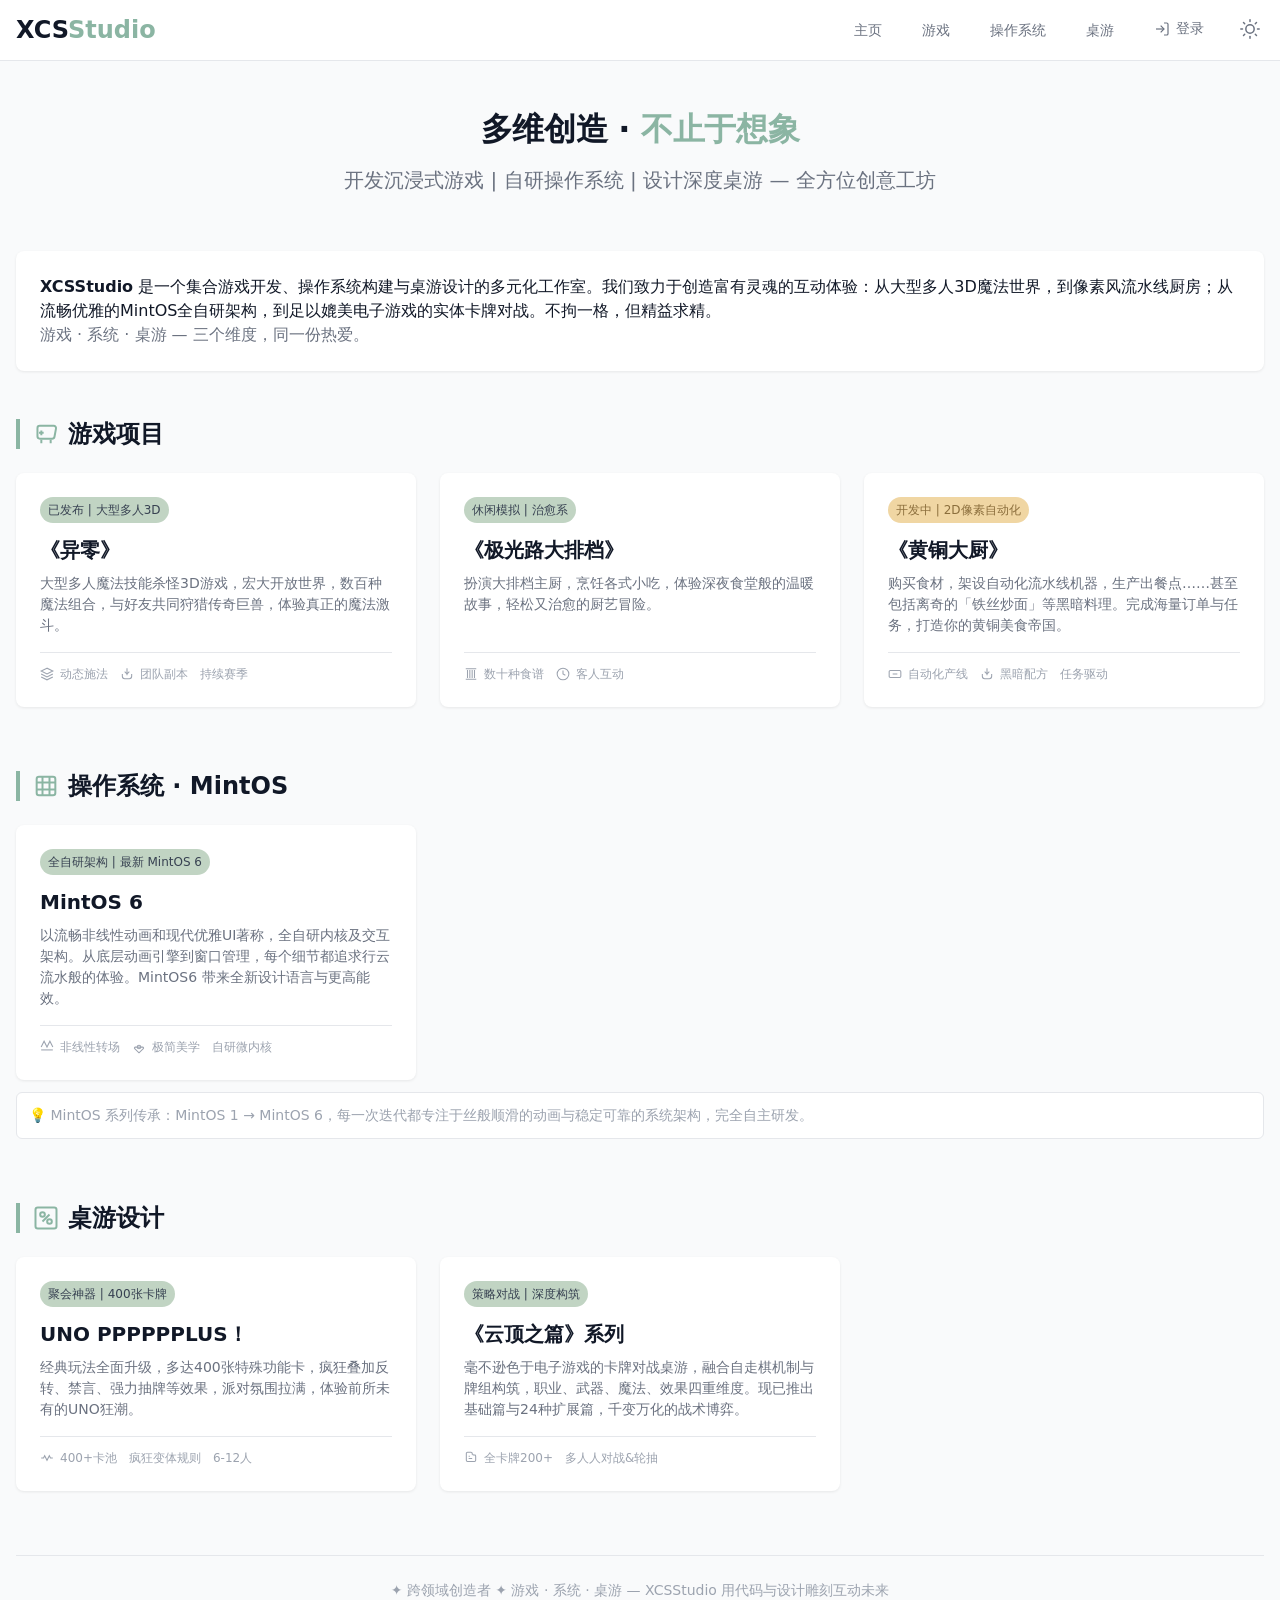
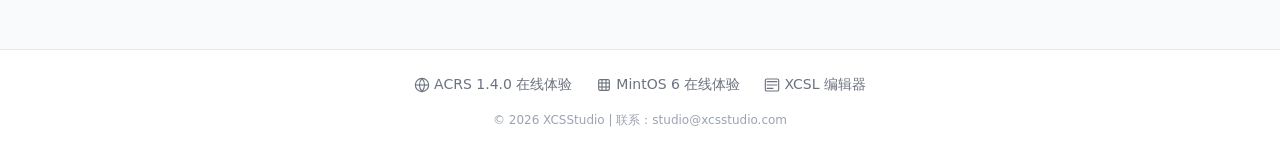
<file: index.html>
<!DOCTYPE html>
<html lang="zh-CN">
<head>
    <meta charset="UTF-8">
    <meta name="viewport" content="width=device-width, initial-scale=1.0, viewport-fit=cover, user-scalable=yes">
    <meta name="description" content="XCSStudio - 游戏开发、操作系统构建与桌游设计的多元化创意工坊">
    <title>XCSStudio | 游戏·操作系统·桌游 创新工坊</title>
    <link rel="stylesheet" href="style.css">
</head>
<body>
    <nav class="navbar">
        <div class="container nav-container">
            <div class="logo">XCS<span>Studio</span></div>
            <ul class="nav-links">
                <li><a href="#home">主页</a></li>
                <li><a href="#games">游戏</a></li>
                <li><a href="#os">操作系统</a></li>
                <li><a href="#boardgames">桌游</a></li>
                <li>
                    <button class="login-btn" id="loginBtn" aria-label="账户">
                        <svg viewBox="0 0 24 24" fill="none" stroke="currentColor" stroke-width="1.8">
                            <path d="M15 3h4a2 2 0 0 1 2 2v14a2 2 0 0 1-2 2h-4"/>
                            <polyline points="10 17 15 12 10 7"/>
                            <line x1="15" y1="12" x2="3" y2="12"/>
                        </svg>
                        <span class="login-text">登录</span>
                    </button>
                </li>
                <li>
                    <button class="theme-toggle" id="themeToggle" aria-label="主题切换">
                        <svg class="sun-icon" viewBox="0 0 24 24" fill="none" stroke="currentColor" stroke-width="1.8" stroke-linecap="round" stroke-linejoin="round">
                            <circle cx="12" cy="12" r="5"></circle>
                            <line x1="12" y1="1" x2="12" y2="3"></line>
                            <line x1="12" y1="21" x2="12" y2="23"></line>
                            <line x1="4.22" y1="4.22" x2="5.64" y2="5.64"></line>
                            <line x1="18.36" y1="18.36" x2="19.78" y2="19.78"></line>
                            <line x1="1" y1="12" x2="3" y2="12"></line>
                            <line x1="21" y1="12" x2="23" y2="12"></line>
                            <line x1="4.22" y1="19.78" x2="5.64" y2="18.36"></line>
                            <line x1="18.36" y1="5.64" x2="19.78" y2="4.22"></line>
                        </svg>
                        <svg class="moon-icon" viewBox="0 0 24 24" fill="none" stroke="currentColor" stroke-width="1.8" stroke-linecap="round" stroke-linejoin="round" style="display:none;">
                            <path d="M21 12.79A9 9 0 1 1 11.21 3 7 7 0 0 0 21 12.79z"></path>
                        </svg>
                    </button>
                </li>
            </ul>
        </div>
    </nav>

    <main>
        <section id="home" class="hero container">
            <h1 class="hero-title">多维创造 · <span class="highlight">不止于想象</span></h1>
            <div class="hero-description">
                开发沉浸式游戏 | 自研操作系统 | 设计深度桌游 — 全方位创意工坊
            </div>
        </section>

        <div class="container">
            <div class="studio-card">
                <p><strong>XCSStudio</strong> 是一个集合游戏开发、操作系统构建与桌游设计的多元化工作室。我们致力于创造富有灵魂的互动体验：从大型多人3D魔法世界，到像素风流水线厨房；从流畅优雅的MintOS全自研架构，到足以媲美电子游戏的实体卡牌对战。不拘一格，但精益求精。</p>
                <p style="margin-bottom:0; color: var(--text-secondary);">游戏 · 系统 · 桌游 — 三个维度，同一份热爱。</p>
            </div>

            <!-- 游戏项目 -->
            <section id="games" class="section">
                <h2>
                    <svg class="section-icon" viewBox="0 0 24 24" fill="none" stroke="currentColor" stroke-width="1.8">
                        <path d="M6 11h4M8 9v4M15 12h.01M18 10h.01M17.32 5H6.68a2 2 0 0 0-2 2v7a2 2 0 0 0 2 2h10.64a2 2 0 0 0 1.96-1.61l1.28-7a2 2 0 0 0-1.96-2.39z"/>
                        <path d="M8 17v3M16 17v3"/>
                    </svg>
                    游戏项目
                </h2>
                <div class="cards-grid">
                    <div class="project-card">
                        <div class="card-badge">已发布 | 大型多人3D</div>
                        <div class="project-title">《异零》</div>
                        <div class="project-desc">大型多人魔法技能杀怪3D游戏，宏大开放世界，数百种魔法组合，与好友共同狩猎传奇巨兽，体验真正的魔法激斗。</div>
                        <div class="project-meta">
                            <span class="meta-item"><svg class="meta-icon" viewBox="0 0 24 24" fill="none" stroke="currentColor"><path d="M12 2L2 7l10 5 10-5-10-5zM2 17l10 5 10-5M2 12l10 5 10-5"/></svg>动态施法</span>
                            <span class="meta-item"><svg class="meta-icon" viewBox="0 0 24 24" fill="none" stroke="currentColor"><path d="M20 12v4a4 4 0 0 1-4 4H8a4 4 0 0 1-4-4v-4M12 2v12M8 8l4 4 4-4"/></svg>团队副本</span>
                            <span class="meta-item">持续赛季</span>
                        </div>
                    </div>
                    <div class="project-card">
                        <div class="card-badge">休闲模拟 | 治愈系</div>
                        <div class="project-title">《极光路大排档》</div>
                        <div class="project-desc">扮演大排档主厨，烹饪各式小吃，体验深夜食堂般的温暖故事，轻松又治愈的厨艺冒险。</div>
                        <div class="project-meta">
                            <span class="meta-item"><svg class="meta-icon" viewBox="0 0 24 24" fill="none" stroke="currentColor"><path d="M6 5v14M10 5v14M14 5v14M18 5v14M3 3h18M3 21h18"/></svg>数十种食谱</span>
                            <span class="meta-item"><svg class="meta-icon" viewBox="0 0 24 24" fill="none" stroke="currentColor"><circle cx="12" cy="12" r="10"/><path d="M12 6v6l4 2"/></svg>客人互动</span>
                        </div>
                    </div>
                    <div class="project-card">
                        <div class="card-badge dev">开发中 | 2D像素自动化</div>
                        <div class="project-title">《黄铜大厨》</div>
                        <div class="project-desc">购买食材，架设自动化流水线机器，生产出餐点……甚至包括离奇的「铁丝炒面」等黑暗料理。完成海量订单与任务，打造你的黄铜美食帝国。</div>
                        <div class="project-meta">
                            <span class="meta-item"><svg class="meta-icon" viewBox="0 0 24 24" fill="none" stroke="currentColor"><rect x="2" y="6" width="20" height="12" rx="2"/><path d="M8 12h8"/></svg>自动化产线</span>
                            <span class="meta-item"><svg class="meta-icon" viewBox="0 0 24 24" fill="none" stroke="currentColor"><path d="M20 12v4a4 4 0 0 1-4 4H8a4 4 0 0 1-4-4v-4M12 2v12M8 8l4 4 4-4"/></svg>黑暗配方</span>
                            <span class="meta-item">任务驱动</span>
                        </div>
                    </div>
                </div>
            </section>

            <!-- 操作系统 MintOS -->
            <section id="os" class="section">
                <h2>
                    <svg class="section-icon" viewBox="0 0 24 24" fill="none" stroke="currentColor" stroke-width="1.8">
                        <rect x="4" y="4" width="16" height="16" rx="2" ry="2"></rect>
                        <line x1="9" y1="4" x2="9" y2="20"></line>
                        <line x1="15" y1="4" x2="15" y2="20"></line>
                        <line x1="4" y1="9" x2="20" y2="9"></line>
                        <line x1="4" y1="15" x2="20" y2="15"></line>
                    </svg>
                    操作系统 · MintOS
                </h2>
                <div class="cards-grid">
                    <div class="project-card">
                        <div class="card-badge">全自研架构 | 最新 MintOS 6</div>
                        <div class="project-title">MintOS 6</div>
                        <div class="project-desc">以流畅非线性动画和现代优雅UI著称，全自研内核及交互架构。从底层动画引擎到窗口管理，每个细节都追求行云流水般的体验。MintOS6 带来全新设计语言与更高能效。</div>
                        <div class="project-meta">
                            <span class="meta-item"><svg class="meta-icon" viewBox="0 0 24 24" fill="none" stroke="currentColor"><path d="M2 12L7 2L12 12L17 2L22 12"/><path d="M2 17h20"/></svg>非线性转场</span>
                            <span class="meta-item"><svg class="meta-icon" viewBox="0 0 24 24" fill="none" stroke="currentColor"><circle cx="12" cy="12" r="3"/><path d="M19.4 15a1.65 1.65 0 0 0 .33-1.82 1.65 1.65 0 0 0-1.51-1H5.78a1.65 1.65 0 0 0-1.51 1 1.65 1.65 0 0 0 .33 1.82L12 22z"/></svg>极简美学</span>
                            <span class="meta-item">自研微内核</span>
                        </div>
                    </div>
                </div>
                <div class="os-note">
                    💡 MintOS 系列传承：MintOS 1 → MintOS 6，每一次迭代都专注于丝般顺滑的动画与稳定可靠的系统架构，完全自主研发。
                </div>
            </section>

            <!-- 桌游设计 -->
            <section id="boardgames" class="section">
                <h2>
                    <svg class="section-icon" viewBox="0 0 24 24" fill="none" stroke="currentColor" stroke-width="1.8">
                        <rect x="3" y="3" width="18" height="18" rx="2" ry="2"></rect>
                        <circle cx="9" cy="9" r="2"></circle>
                        <circle cx="15" cy="15" r="2"></circle>
                        <path d="M9 15L15 9"></path>
                    </svg>
                    桌游设计
                </h2>
                <div class="cards-grid">
                    <div class="project-card">
                        <div class="card-badge">聚会神器 | 400张卡牌</div>
                        <div class="project-title">UNO PPPPPPLUS！</div>
                        <div class="project-desc">经典玩法全面升级，多达400张特殊功能卡，疯狂叠加反转、禁言、强力抽牌等效果，派对氛围拉满，体验前所未有的UNO狂潮。</div>
                        <div class="project-meta">
                            <span class="meta-item"><svg class="meta-icon" viewBox="0 0 24 24" fill="none" stroke="currentColor"><path d="M2 12h4l2-4 4 8 4-8 2 4h4"/></svg>400+卡池</span>
                            <span class="meta-item">疯狂变体规则</span>
                            <span class="meta-item">6-12人</span>
                        </div>
                    </div>
                    <div class="project-card">
                        <div class="card-badge">策略对战 | 深度构筑</div>
                        <div class="project-title">《云顶之篇》系列</div>
                        <div class="project-desc">毫不逊色于电子游戏的卡牌对战桌游，融合自走棋机制与牌组构筑，职业、武器、魔法、效果四重维度。现已推出基础篇与24种扩展篇，千变万化的战术博弈。</div>
                        <div class="project-meta">
                            <span class="meta-item"><svg class="meta-icon" viewBox="0 0 24 24" fill="none" stroke="currentColor"><path d="M20 7h-4.18A3 3 0 0 0 14 5.18V4a2 2 0 0 0-2-2H6a2 2 0 0 0-2 2v12a2 2 0 0 0 2 2h12a2 2 0 0 0 2-2V9a2 2 0 0 0-2-2z"/><path d="M8 9h2M8 13h6"/></svg>全卡牌200+</span>
                            <span class="meta-item">多人人对战&轮抽</span>
                        </div>
                    </div>
                </div>
            </section>
            
            <div style="margin: var(--space-8) 0 var(--space-4); text-align: center;">
                <p style="font-size: var(--text-sm); color: var(--text-muted); border-top: 1px solid var(--border-light); padding-top: var(--space-6);">
                    ✦ 跨领域创造者 ✦ 游戏 · 系统 · 桌游  —  XCSStudio 用代码与设计雕刻互动未来
                </p>
            </div>
        </div>
    </main>

    <footer class="footer">
        <div class="container">
            <div class="footer-links">
                <a href="https://xcsstudio.github.io/ACRS" target="_blank" rel="noopener noreferrer">
                    <svg viewBox="0 0 24 24" fill="none" stroke="currentColor"><circle cx="12" cy="12" r="10"/><path d="M12 2a15 15 0 0 0 0 20 15 15 0 0 0 0-20"/><path d="M2 12h20"/></svg>
                    ACRS 1.4.0 在线体验
                </a>
                <a href="https://xcsstudio.github.io/MintOS6" target="_blank" rel="noopener noreferrer">
                    <svg viewBox="0 0 24 24" fill="none" stroke="currentColor"><rect x="4" y="4" width="16" height="16" rx="2" ry="2"/><line x1="9" y1="4" x2="9" y2="20"/><line x1="15" y1="4" x2="15" y2="20"/><line x1="4" y1="9" x2="20" y2="9"/><line x1="4" y1="15" x2="20" y2="15"/></svg>
                    MintOS 6 在线体验
                </a>
                <a href="XCSL_editor.html" target="_blank" rel="noopener noreferrer">
                    <svg viewBox="0 0 24 24" fill="none" stroke="currentColor"><path d="M4 7h16M4 12h16M4 17h10"/><rect x="2" y="3" width="20" height="18" rx="2"/></svg>
                    XCSL 编辑器
                </a>
            </div>
            <div class="copyright">© 2026 XCSStudio | 联系：studio@xcsstudio.com</div>
        </div>
    </footer>

    <script src="common.js"></script>
    <script>
        (function() {
            if (!window.xcsAuth) {
                console.error('认证模块加载失败，请刷新页面重试');
                return;
            }
            if (window.themeUtils) themeUtils.initThemeToggle('themeToggle');
            
            const loginBtn = document.getElementById('loginBtn');
            const loginTextSpan = loginBtn?.querySelector('.login-text');
            
            async function updateNavButton() {
                if (!loginBtn || !loginTextSpan) return;
                const isValid = await window.xcsAuth.verifySession();
                if (isValid) {
                    const session = window.xcsAuth.getSession();
                    if (session && session.nickname) {
                        loginTextSpan.textContent = session.nickname;
                        loginBtn.onclick = (e) => { e.preventDefault(); window.location.href = 'admin.html'; };
                        return;
                    }
                }
                loginTextSpan.textContent = '登录';
                loginBtn.onclick = (e) => { e.preventDefault(); window.location.href = 'login.html'; };
            }
            
            updateNavButton();
            window.addEventListener('storage', (e) => {
                if (e.key === 'xcs_session') updateNavButton();
            });
            
            document.querySelectorAll('.nav-links a[href^="#"]').forEach(anchor => {
                anchor.addEventListener('click', function(e) {
                    const targetId = this.getAttribute('href');
                    if (targetId && targetId !== '#') {
                        const target = document.querySelector(targetId);
                        if (target) {
                            e.preventDefault();
                            target.scrollIntoView({ behavior: 'smooth', block: 'start' });
                        }
                    }
                });
            });
        })();
    </script>
</body>
</html>
</file>
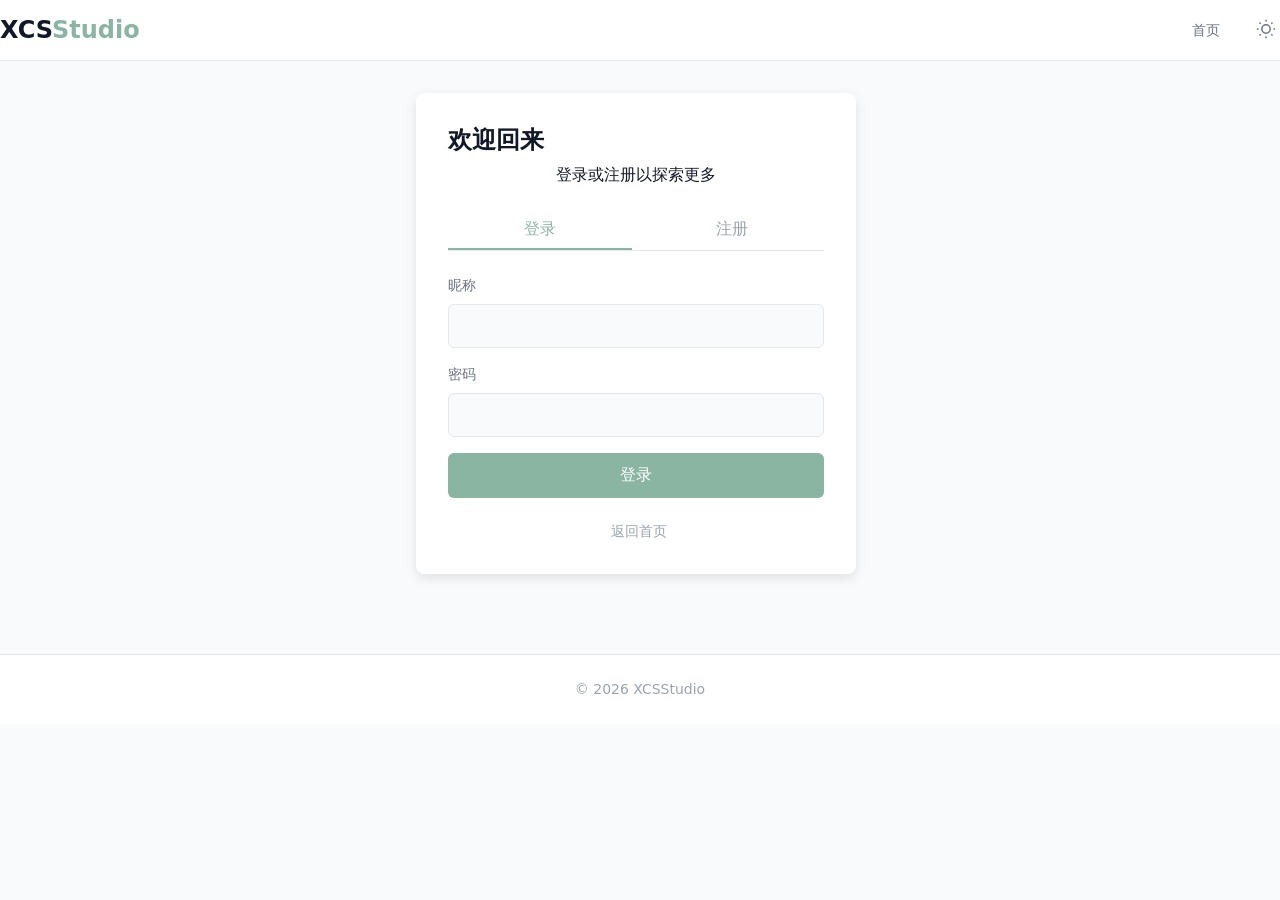
<file: admin.html>
<!DOCTYPE html>
<html lang="zh-CN">
<head>
    <meta charset="UTF-8">
    <meta name="viewport" content="width=device-width, initial-scale=1.0, viewport-fit=cover, user-scalable=yes">
    <title>XCSStudio · 账户管理</title>
    <link rel="stylesheet" href="style.css">
    <style>
        .admin-section { flex: 1; display: flex; align-items: center; justify-content: center; padding: var(--space-8) var(--space-4); }
        .admin-card { background: var(--bg-card); border-radius: var(--radius-lg); padding: var(--space-8); box-shadow: var(--shadow-md); width: 100%; max-width: 560px; }
        .admin-header { text-align: center; margin-bottom: var(--space-6); }
        .status-badge { display: inline-flex; align-items: center; gap: 6px; background: var(--color-success); color: #1f3b2c; padding: var(--space-1) var(--space-3); border-radius: 40px; font-size: var(--text-xs); margin-top: var(--space-2); }
        body.dark .status-badge { color: #c8e6d9; background: #2a5f4b; }
        .info-row { display: flex; justify-content: space-between; align-items: center; padding: var(--space-3) 0; border-bottom: 1px solid var(--border-light); flex-wrap: wrap; gap: var(--space-2); }
        .info-label { display: flex; align-items: center; gap: 8px; font-weight: 500; color: var(--text-secondary); min-width: 100px; }
        .info-label svg { width: 16px; height: 16px; stroke: currentColor; stroke-width: 1.7; fill: none; }
        .info-value { color: var(--text-primary); word-break: break-word; flex: 1; }
        .action-buttons { display: flex; gap: var(--space-4); margin-top: var(--space-8); flex-wrap: wrap; }
        .btn { flex: 1; padding: var(--space-3); border-radius: var(--radius-md); font-weight: 500; text-align: center; cursor: pointer; border: none; font-family: inherit; font-size: var(--text-base); display: inline-flex; align-items: center; justify-content: center; gap: 8px; transition: filter 0.2s, transform 0.1s; }
        .btn:active { transform: scale(0.98); }
        .btn svg { width: 16px; height: 16px; stroke: currentColor; stroke-width: 1.8; fill: none; }
        .btn-primary { background-color: var(--color-primary); color: white; }
        .btn-primary:hover { filter: brightness(0.9); }
        .btn-secondary { background-color: transparent; border: 1px solid var(--border-light); color: var(--text-secondary); }
        .btn-secondary:hover { border-color: var(--color-error); color: var(--color-error); background-color: rgba(231, 178, 166, 0.1); }
        .btn-danger { background-color: var(--color-error); color: #631d12; }
        .btn-danger:hover { filter: brightness(0.9); }
        .back-home { text-align: center; margin-top: var(--space-6); }
        .back-home a { color: var(--text-muted); text-decoration: none; display: inline-flex; align-items: center; gap: 6px; font-size: var(--text-sm); white-space: nowrap; }
        .back-home a:hover { color: var(--color-primary); }
        @media (max-width: 480px) { .admin-card { padding: var(--space-6); } .info-row { flex-direction: column; align-items: flex-start; } .action-buttons { flex-direction: column; } }
    </style>
</head>
<body>
    <nav class="navbar">
        <div class="nav-container">
            <div class="logo" id="logoHome">XCS<span>Studio</span></div>
            <ul class="nav-links">
                <li><a href="index.html">首页</a></li>
                <li><button class="theme-toggle" id="themeToggle" aria-label="主题切换">
                    <svg class="sun-icon" viewBox="0 0 24 24" fill="none" stroke="currentColor"><circle cx="12" cy="12" r="5"/><line x1="12" y1="1" x2="12" y2="3"/><line x1="12" y1="21" x2="12" y2="23"/><line x1="4.22" y1="4.22" x2="5.64" y2="5.64"/><line x1="18.36" y1="18.36" x2="19.78" y2="19.78"/><line x1="1" y1="12" x2="3" y2="12"/><line x1="21" y1="12" x2="23" y2="12"/><line x1="4.22" y1="19.78" x2="5.64" y2="18.36"/><line x1="18.36" y1="5.64" x2="19.78" y2="4.22"/></svg>
                    <svg class="moon-icon" viewBox="0 0 24 24" fill="none" stroke="currentColor" style="display:none;"><path d="M21 12.79A9 9 0 1 1 11.21 3 7 7 0 0 0 21 12.79z"/></svg>
                </button></li>
            </ul>
        </div>
    </nav>

    <div class="admin-section">
        <div class="container" style="max-width:640px;">
            <div class="admin-card" id="adminCard">
                <div class="admin-header">
                    <h2>账户管理</h2>
                    <p>安全中心 · 个人信息</p>
                    <div class="status-badge"><svg width="12" height="12" viewBox="0 0 24 24" fill="none" stroke="currentColor"><circle cx="12" cy="12" r="10"/><path d="M12 8v4M12 16h.01"/></svg> 已登录</div>
                </div>
                <div class="info-row"><div class="info-label"><svg viewBox="0 0 24 24" fill="none" stroke="currentColor"><path d="M20 21v-2a4 4 0 0 0-4-4H8a4 4 0 0 0-4 4v2"/><circle cx="12" cy="7" r="4"/></svg>用户名</div><span class="info-value" id="displayNickname">—</span></div>
                <div class="info-row"><div class="info-label"><svg viewBox="0 0 24 24" fill="none" stroke="currentColor"><rect x="5" y="11" width="14" height="11" rx="2" ry="2"/><path d="M7 11V7a5 5 0 0 1 10 0v4"/></svg>密码</div><span class="info-value">•••••••• (哈希存储不可见)</span></div>
                <div class="info-row"><div class="info-label"><svg viewBox="0 0 24 24" fill="none" stroke="currentColor"><rect x="3" y="4" width="18" height="18" rx="2" ry="2"/><line x1="8" y1="2" x2="8" y2="6"/><line x1="16" y1="2" x2="16" y2="6"/><line x1="3" y1="10" x2="21" y2="10"/><circle cx="12" cy="15" r="1"/><circle cx="16" cy="15" r="1"/><circle cx="8" cy="15" r="1"/></svg>注册时间</div><span class="info-value" id="displayRegTime">—</span></div>
                <div class="info-row"><div class="info-label"><svg viewBox="0 0 24 24" fill="none" stroke="currentColor"><path d="M4 4h16v16H4z"/><path d="M9 9h6v6H9z"/><line x1="15" y1="9" x2="9" y2="15"/></svg>安全存储</div><span class="info-value">密码经 PBKDF2 加盐哈希，无法还原</span></div>
                
                <div class="action-buttons">
                    <button class="btn btn-primary" id="changePwdBtn"><svg viewBox="0 0 24 24" fill="none" stroke="currentColor"><path d="M12 15v2M12 7v6M8 11h8"/><rect x="5" y="11" width="14" height="11" rx="2"/><path d="M7 11V7a5 5 0 0 1 10 0v4"/></svg>修改密码</button>
                    <button class="btn btn-secondary" id="logoutBtn"><svg viewBox="0 0 24 24" fill="none" stroke="currentColor"><path d="M9 21H5a2 2 0 0 1-2-2V5a2 2 0 0 1 2-2h4"/><polyline points="16 17 21 12 16 7"/><line x1="21" y1="12" x2="9" y2="12"/></svg>退出登录</button>
                    <button class="btn btn-danger" id="deleteAccountBtn"><svg viewBox="0 0 24 24" fill="none" stroke="currentColor"><path d="M4 7h16M10 11v6M14 11v6M5 7l1 13a2 2 0 0 0 2 2h8a2 2 0 0 0 2-2l1-13"/><path d="M9 7V4a1 1 0 0 1 1-1h4a1 1 0 0 1 1 1v3"/></svg>注销账户</button>
                </div>
                <div class="back-home"><a href="index.html"><svg viewBox="0 0 24 24" fill="none" stroke="currentColor"><path d="M3 12h18M3 12l4-4M3 12l4 4"/></svg>返回首页</a></div>
            </div>
        </div>
    </div>

    <footer class="footer"><div class="container"><p>© 2026 XCSStudio 安全中心</p></div></footer>

    <script src="common.js"></script>
    <script>
        (function() {
            if (!window.xcsAuth) {
                alert('认证模块加载失败，请刷新页面重试');
                return;
            }
            if (window.themeUtils) themeUtils.initThemeToggle('themeToggle');
            const logo = document.getElementById('logoHome');
            if (logo) logo.onclick = () => window.location.href = 'index.html';
            
            (async () => {
                const valid = await window.xcsAuth.verifySession();
                if (!valid) {
                    window.location.href = 'login.html';
                    return;
                }
                const user = await window.xcsAuth.getCurrentUser();
                if (!user) {
                    window.location.href = 'login.html';
                    return;
                }
                document.getElementById('displayNickname').textContent = user.nickname;
                let regTime = '尚未记录';
                if (user.createdAt) {
                    try {
                        regTime = new Date(user.createdAt).toLocaleString('zh-CN');
                    } catch(e) { regTime = '格式异常'; }
                }
                document.getElementById('displayRegTime').textContent = regTime;
            })();
            
            const logoutBtn = document.getElementById('logoutBtn');
            if (logoutBtn) logoutBtn.onclick = () => {
                window.xcsAuth.clearSession();
                window.location.href = 'index.html';
            };
            
            function showModal(title, fieldsHtml, buttons) {
                return new Promise((resolve) => {
                    const overlay = document.createElement('div');
                    overlay.className = 'modal-overlay';
                    let buttonsHtml = '';
                    for (const btn of buttons) {
                        buttonsHtml += `<button class="${btn.class}" data-action="${btn.action}">${btn.text}</button>`;
                    }
                    overlay.innerHTML = `
                        <div class="modal-container">
                            <h3>${title}</h3>
                            ${fieldsHtml}
                            <div class="modal-buttons">${buttonsHtml}</div>
                        </div>
                    `;
                    document.body.appendChild(overlay);
                    const container = overlay.querySelector('.modal-container');
                    const inputs = container.querySelectorAll('input');
                    const btnElements = container.querySelectorAll('.modal-buttons button');
                    const cleanup = () => overlay.remove();
                    btnElements.forEach(btn => {
                        btn.onclick = () => {
                            const action = btn.getAttribute('data-action');
                            if (action === 'confirm') {
                                const values = {};
                                inputs.forEach(inp => { values[inp.name] = inp.value; });
                                resolve({ confirmed: true, values });
                            } else {
                                resolve({ confirmed: false, values: {} });
                            }
                            cleanup();
                        };
                    });
                });
            }
            
            const changeBtn = document.getElementById('changePwdBtn');
            if (changeBtn) {
                changeBtn.onclick = async () => {
                    const fieldsHtml = `
                        <div class="form-group"><label>当前密码</label><input type="password" name="oldPwd" autocomplete="off"></div>
                        <div class="form-group"><label>新密码 (至少8位，含字母和数字)</label><input type="password" name="newPwd" autocomplete="off"></div>
                        <div class="form-group"><label>确认新密码</label><input type="password" name="confirmPwd" autocomplete="off"></div>
                    `;
                    const result = await showModal('修改密码', fieldsHtml, [
                        { text: '取消', action: 'cancel', class: 'btn-cancel' },
                        { text: '确认修改', action: 'confirm', class: 'btn-confirm' }
                    ]);
                    if (!result.confirmed) return;
                    const { oldPwd, newPwd, confirmPwd } = result.values;
                    if (!oldPwd || !newPwd || !confirmPwd) {
                        alert('请完整填写所有字段');
                        return;
                    }
                    if (newPwd !== confirmPwd) {
                        alert('两次输入的新密码不一致');
                        return;
                    }
                    const user = await window.xcsAuth.getCurrentUser();
                    if (!user) return;
                    const res = await window.xcsAuth.changePassword(user.nickname, oldPwd, newPwd);
                    alert(res.message);
                    if (res.success) {
                        setTimeout(() => window.location.reload(), 1000);
                    }
                };
            }
            
            const deleteBtn = document.getElementById('deleteAccountBtn');
            if (deleteBtn) {
                deleteBtn.onclick = async () => {
                    const confirmModal = await showModal('确认注销', '<p style="margin-bottom: var(--space-4);">此操作将永久删除您的账户，所有数据无法恢复。确定要继续吗？</p>', [
                        { text: '取消', action: 'cancel', class: 'btn-cancel' },
                        { text: '继续', action: 'confirm', class: 'btn-danger' }
                    ]);
                    if (!confirmModal.confirmed) return;
                    const pwdModal = await showModal('验证身份', '<div class="form-group"><label>请输入密码以确认注销</label><input type="password" name="password" autocomplete="off"></div>', [
                        { text: '取消', action: 'cancel', class: 'btn-cancel' },
                        { text: '永久注销', action: 'confirm', class: 'btn-danger' }
                    ]);
                    if (!pwdModal.confirmed) return;
                    const password = pwdModal.values.password;
                    if (!password) {
                        alert('请输入密码');
                        return;
                    }
                    const user = await window.xcsAuth.getCurrentUser();
                    if (!user) return;
                    const res = await window.xcsAuth.deleteAccount(user.nickname, password);
                    alert(res.message);
                    if (res.success) {
                        window.location.href = 'index.html';
                    }
                };
            }
        })();
    </script>
</body>
</html>
</file>
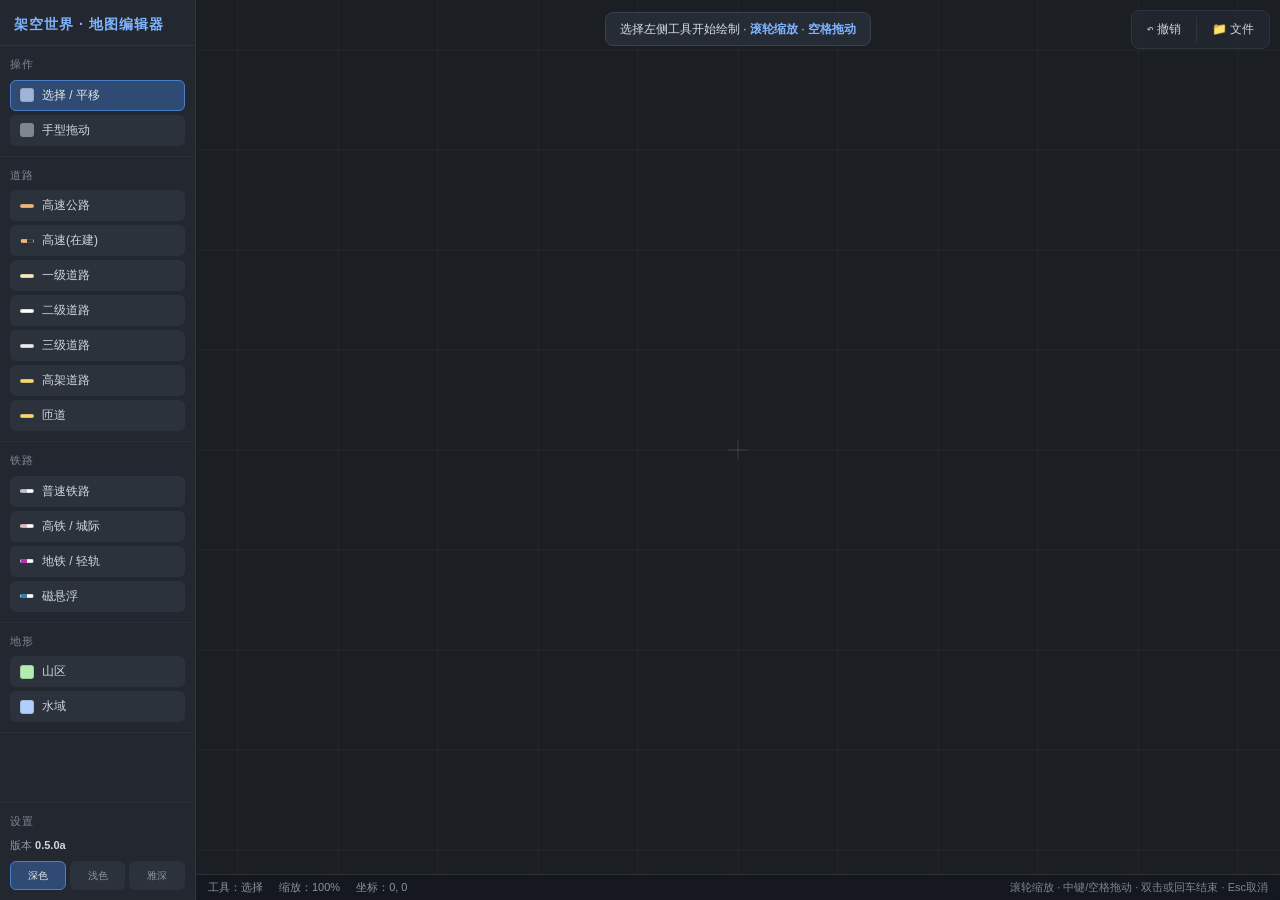
<file: city.html>
<!DOCTYPE html>
<html lang="zh-CN">
<head>
<meta charset="UTF-8">
<meta name="viewport" content="width=device-width, initial-scale=1.0">
<title>架空世界地图编辑器</title>
<link rel="stylesheet" href="style.css">
</head>
<body class="editor-page" data-theme="editor-dark">
<div id="app">
  <aside id="sidebar">
    <div class="brand">架空世界 · 地图编辑器</div>

    <div class="group">
      <div class="group-title">操作</div>
      <button class="btn active" data-tool="select"><span class="swatch" style="background:#9fb4d6"></span>选择 / 平移</button>
      <button class="btn" data-tool="pan"><span class="swatch" style="background:#7d8794"></span>手型拖动</button>
    </div>

    <div class="group">
      <div class="group-title">道路</div>
      <button class="btn" data-tool="road" data-type="highway"><span class="swatch line" style="background:#F1B675"></span>高速公路</button>
      <button class="btn" data-tool="road" data-type="highway_under"><span class="swatch line" style="background:linear-gradient(90deg,#F1B675 50%,transparent 50%)"></span>高速(在建)</button>
      <button class="btn" data-tool="road" data-type="primary"><span class="swatch line" style="background:#FAECBA"></span>一级道路</button>
      <button class="btn" data-tool="road" data-type="secondary"><span class="swatch line" style="background:#FFFFFF"></span>二级道路</button>
      <button class="btn" data-tool="road" data-type="tertiary"><span class="swatch line" style="background:#EBEBED"></span>三级道路</button>
      <button class="btn" data-tool="road" data-type="elevated"><span class="swatch line" style="background:#F6D76A"></span>高架道路</button>
      <button class="btn" data-tool="road" data-type="ramp"><span class="swatch line" style="background:#F6D76A"></span>匝道</button>
    </div>

    <div class="group">
      <div class="group-title">铁路</div>
      <button class="btn" data-tool="railway" data-type="normal"><span class="swatch line" style="background:linear-gradient(90deg,#BEC4CD 50%,#fff 50%)"></span>普速铁路</button>
      <button class="btn" data-tool="railway" data-type="hsr"><span class="swatch line" style="background:linear-gradient(90deg,#E2BAC1 50%,#fff 50%)"></span>高铁 / 城际</button>
      <button class="btn" data-tool="railway" data-type="metro"><span class="swatch line" style="background:linear-gradient(90deg,#c724b1 50%,#fff 50%)"></span>地铁 / 轻轨</button>
      <button class="btn" data-tool="railway" data-type="maglev"><span class="swatch line" style="background:linear-gradient(90deg,#2980b9 50%,#fff 50%)"></span>磁悬浮</button>
    </div>

    <div class="group">
      <div class="group-title">地形</div>
      <button class="btn" data-tool="terrain" data-type="mountain"><span class="swatch" style="background:#B4EBAF"></span>山区</button>
      <button class="btn" data-tool="terrain" data-type="water"><span class="swatch" style="background:#B2CEFE"></span>水域</button>
    </div>

    <div class="settings">
      <div class="settings-title">设置</div>
      <div class="version">版本 <b>0.5.0a</b></div>
      <div class="theme-picker" id="theme-picker">
        <div class="theme-option active" data-theme="editor-dark">深色</div>
        <div class="theme-option" data-theme="light">浅色</div>
        <div class="theme-option" data-theme="studio-dark">雅深</div>
      </div>
    </div>

  </aside>

  <div id="stage">
    <canvas id="canvas"></canvas>
    <div id="tip"></div>
    <div id="toolbar">
      <button id="btn-undo" title="撤销">↶ 撤销</button>
      <div class="tb-sep"></div>
      <div id="file-menu-wrap">
        <button id="btn-file" title="文件操作">📁 文件</button>
        <div id="file-dropdown" class="file-dropdown">
          <button id="btn-save" title="保存到本地">💾 保存</button>
          <button id="btn-import" title="导入 .xcs 工程文件">📂 导入</button>
          <button id="btn-export-img" title="导出 PNG 图片">🖼 导出图片</button>
          <button id="btn-export-xcs" title="导出 .xcs 工程文件">📦 导出工程</button>
          <div class="tb-sep"></div>
          <button id="btn-clear" class="danger" title="清空画布">🗑 清空</button>
        </div>
      </div>
    </div>
    <input type="file" id="file-import" accept=".xcs" style="display:none">
    <div id="statusbar">
      <span id="st-tool">工具：选择</span>
      <span id="st-zoom">缩放：100%</span>
      <span id="st-coord">坐标：0, 0</span>
      <span class="hint" style="margin-left:auto">滚轮缩放 · 中键/空格拖动 · 双击或回车结束 · Esc取消</span>
    </div>
    <div id="preview-panel">
      <div class="pp-header">
        <span id="pp-name">道路名称</span>
        <span id="pp-type" class="pp-type"></span>
        <button id="pp-close" title="关闭">×</button>
      </div>
      <canvas id="pp-canvas" width="220" height="120"></canvas>
    </div>
  </div>
</div>

<!-- 路徽信息输入弹窗 -->
<div class="modal-bg" id="modal-bg">
  <div class="modal">
    <h3 id="modal-title">道路信息</h3>
    <div id="modal-number-group">
      <label>编号（如 G45、G107）</label>
      <input id="in-number" type="text" placeholder="留空则不显示编号">
    </div>
    <div id="modal-shield-group" style="display:none">
      <label>编号图标格式</label>
      <div class="shield-picker" id="shield-picker">
        <div class="shield-option active" data-shield="">
          <div class="preview"><div class="shield-prev-none"></div></div>
          <div class="name">无</div>
        </div>
        <div class="shield-option" data-shield="national">
          <div class="preview"><div class="shield-prev-national">G</div></div>
          <div class="name">国道</div>
        </div>
        <div class="shield-option" data-shield="provincial">
          <div class="preview"><div class="shield-prev-provincial">S</div></div>
          <div class="name">省道</div>
        </div>
      </div>
    </div>
    <div id="modal-color-group" style="display:none">
      <label>线路颜色</label>
      <input id="in-color" type="color" value="#c724b1">
    </div>
    <label>名称（可选）</label>
    <input id="in-name" type="text" placeholder="如 京港澳高速">
    <div class="modal-actions">
      <button id="modal-ok" class="primary">确定</button>
    </div>
  </div>
</div>

<!-- 确认弹窗 -->
<div class="modal-bg" id="confirm-bg">
  <div class="modal" style="width:280px">
    <h3 id="confirm-title">确认</h3>
    <p id="confirm-msg" style="font-size:13px;color:#cfd6df;line-height:1.6;margin-bottom:8px"></p>
    <div class="modal-actions">
      <button id="confirm-cancel">取消</button>
      <button id="confirm-ok" class="danger">确定</button>
    </div>
  </div>
</div>

<script>
"use strict";

/* ============== 类型定义 ============== */
const ROAD_TYPES = {
  highway:        { label: "高速公路",      color: "#F1B675", width: 9,  outline: "#EFA561", shield: "expressway" },
  highway_under:  { label: "高速(在建)",    color: "#F1B675", width: 9,  outline: "#EFA561", dashed: true, shield: "expressway" },
  primary:        { label: "一级道路",      color: "#FAECBA", width: 7,  outline: "#F6D291" },
  secondary:      { label: "二级道路",      color: "#FFFFFF", width: 5,  outline: "#CECFD6" },
  tertiary:       { label: "三级道路",      color: "#EBEBED", width: 3,  outline: "#BABBC0" },
  elevated:       { label: "高架道路",      color: "#F6D76A", width: 6,  outline: "#E9C257" },
  ramp:           { label: "匝道",          color: "#F6D76A", width: 3,  outline: "#E9C257" }
};

const RAILWAY_TYPES = {
  normal: { label: "普速铁路",    colorA: "#BEC4CD", colorB: "#FFFFFF", outline: "#DCDFE3", width: 4 },
  hsr:    { label: "高铁/城际",   colorA: "#E2BAC1", colorB: "#FFFFFF", outline: "#EEDADD", width: 4 },
  metro:  { label: "地铁/轻轨",   colorA: null,      colorB: "#FFFFFF", width: 3.5 },
  maglev: { label: "磁悬浮",      colorA: "#2980b9", colorB: "#ffffff", width: 4 }
};

const TERRAIN_TYPES = {
  mountain: { label: "山区", fill: "#B4EBAF" },
  water:    { label: "水域", fill: "#B2CEFE" }
};

/* ============== 状态 ============== */
const canvas = document.getElementById("canvas");
const ctx = canvas.getContext("2d");
const stage = document.getElementById("stage");

let dpr = window.devicePixelRatio || 1;
let viewW = 0, viewH = 0;

const state = {
  tool: "select",       // select | pan | road | railway | terrain
  type: null,
  elements: [],         // 所有已绘制元素
  drafting: null,       // 当前正在绘制的点序列 {kind,type,points}
  hoverWorld: null,
  panX: 0, panY: 0, zoom: 1,
  panning: false, spaceDown: false, panStart: null,
  selectedId: null,
  history: [],          // 撤销栈，存 elements 的深拷贝
  junctions: [],        // 自动路口节点 [{x,y}]
  gaps: {}              // 立交桥洞：{ roadId: [{wx, wy, upperType}] }
};

let nextId = 1;
const newId = () => "e" + (nextId++);

/* ============== 主题（仅影响 UI 外观，不改变绘制颜色）============== */
const themeColors = { grid: "rgba(255,255,255,0.04)", gridAxis: "rgba(255,255,255,0.12)" };
function refreshThemeColors() {
  const cs = getComputedStyle(document.body);
  themeColors.grid = (cs.getPropertyValue("--ed-grid").trim()) || "rgba(255,255,255,0.04)";
  themeColors.gridAxis = (cs.getPropertyValue("--ed-grid-axis").trim()) || "rgba(255,255,255,0.12)";
}
function applyTheme(theme) {
  document.body.dataset.theme = theme;
  try { localStorage.setItem("架空地图主题", theme); } catch (e) {}
  const picker = document.getElementById("theme-picker");
  if (picker) picker.querySelectorAll(".theme-option").forEach(o => o.classList.toggle("active", o.dataset.theme === theme));
  refreshThemeColors();
  requestRender();
}

/* ============== 视口与坐标 ============== */
function resize() {
  dpr = window.devicePixelRatio || 1;
  viewW = stage.clientWidth;
  viewH = stage.clientHeight;
  canvas.width = Math.floor(viewW * dpr);
  canvas.height = Math.floor(viewH * dpr);
  canvas.style.width = viewW + "px";
  canvas.style.height = viewH + "px";
  requestRender();
}
window.addEventListener("resize", resize);

function worldToScreen(x, y) {
  return { x: (x - state.panX) * state.zoom + viewW / 2, y: (y - state.panY) * state.zoom + viewH / 2 };
}
function screenToWorld(x, y) {
  return { x: (x - viewW / 2) / state.zoom + state.panX, y: (y - viewH / 2) / state.zoom + state.panY };
}

/* ============== 渲染调度 ============== */
let renderQueued = false;
function requestRender() { if (!renderQueued) { renderQueued = true; requestAnimationFrame(render); } }

function render() {
  renderQueued = false;
  ctx.setTransform(dpr, 0, 0, dpr, 0, 0);
  ctx.clearRect(0, 0, viewW, viewH);

  drawGrid();

  // 先地形，再道路（按层级从低到高，便于立交桥洞效果），再铁路，再路徽/标签
  for (const el of state.elements) if (el.kind === "terrain") drawTerrain(el);
  const roads = state.elements.filter(e => e.kind === "road").sort((a, b) => roadTier(a.type) - roadTier(b.type));
  for (const el of roads) drawRoad(el);
  // 自动路口节点
  for (const j of state.junctions) {
    const s = worldToScreen(j.x, j.y);
    drawJunctionNode(s.x, s.y);
  }
  for (const el of state.elements) if (el.kind === "railway") drawRailway(el);
  for (const el of state.elements) if (el.kind === "road") drawRoadShieldAndLabel(el);
  // 路名沿道路方向书写（平移时跳过以保持流畅，松手后补画）
  if (!state.panning) {
    for (const el of state.elements) if (el.kind === "road") drawRoadName(el);
  }

  // 选中高亮
  if (state.selectedId) {
    const el = state.elements.find(e => e.id === state.selectedId);
    if (el) drawSelection(el);
  }

  // 草稿预览
  if (state.drafting && state.drafting.points.length > 0) drawDraft();
}

function drawGrid() {
  const step = 100;
  const sp = worldToScreen(0, 0);
  const startX = sp.x, startY = sp.y;
  const screenStep = step * state.zoom;
  if (screenStep < 14) return; // 太密就不画
  ctx.lineWidth = 1;
  ctx.strokeStyle = themeColors.grid;
  ctx.beginPath();
  let x = startX % screenStep;
  while (x < viewW) { ctx.moveTo(x, 0); ctx.lineTo(x, viewH); x += screenStep; }
  let y = startY % screenStep;
  while (y < viewH) { ctx.moveTo(0, y); ctx.lineTo(viewW, y); y += screenStep; }
  ctx.stroke();
  // 原点十字
  const o = worldToScreen(0, 0);
  if (o.x > -50 && o.x < viewW + 50 && o.y > -50 && o.y < viewH + 50) {
    ctx.strokeStyle = themeColors.gridAxis;
    ctx.beginPath();
    ctx.moveTo(o.x - 10, o.y); ctx.lineTo(o.x + 10, o.y);
    ctx.moveTo(o.x, o.y - 10); ctx.lineTo(o.x, o.y + 10);
    ctx.stroke();
  }
}

function ptsToScreen(points) {
  const out = new Array(points.length);
  for (let i = 0; i < points.length; i++) {
    const s = worldToScreen(points[i].x, points[i].y);
    out[i] = s;
  }
  return out;
}

/* ---- 平滑曲线（Catmull-Rom 样条展平）---- */
// 将控制点序列转为经过各点的平滑折线，模拟现实公路的圆顺拐弯
function flattenCurve(points, segPerSpan) {
  const n = points.length;
  if (n < 3) return points.slice();
  const out = [];
  // 首尾虚拟点：沿首尾切线方向延伸，保证端点处曲率自然
  const first = { x: 2 * points[0].x - points[1].x, y: 2 * points[0].y - points[1].y };
  const last  = { x: 2 * points[n - 1].x - points[n - 2].x, y: 2 * points[n - 1].y - points[n - 2].y };
  const pp = [first].concat(points, [last]);
  for (let i = 1; i < pp.length - 2; i++) {
    const a = pp[i - 1], b = pp[i], c = pp[i + 1], d = pp[i + 2];
    if (i === 1) out.push({ x: b.x, y: b.y });
    for (let s = 1; s <= segPerSpan; s++) {
      const t = s / segPerSpan, t2 = t * t, t3 = t2 * t;
      const x = 0.5 * ((2 * b.x) + (-a.x + c.x) * t + (2 * a.x - 5 * b.x + 4 * c.x - d.x) * t2 + (-a.x + 3 * b.x - 3 * c.x + d.x) * t3);
      const y = 0.5 * ((2 * b.y) + (-a.y + c.y) * t + (2 * a.y - 5 * b.y + 4 * c.y - d.y) * t2 + (-a.y + 3 * b.y - 3 * c.y + d.y) * t3);
      out.push({ x, y });
    }
  }
  return out;
}
function flatPts(pts, seg) { return pts.length >= 3 ? flattenCurve(pts, seg) : pts.slice(); }

// 在折线上找到距 (px,py) 最近点的弧长位置（用于立交桥洞在曲线上的定位）
function projectArcLength(pts, segLen, px, py) {
  let bestLen = 0, bestDist = Infinity, acc = 0;
  for (let i = 0; i < segLen.length; i++) {
    const a = pts[i], b = pts[i + 1];
    const dx = b.x - a.x, dy = b.y - a.y;
    const len2 = dx * dx + dy * dy;
    let t = len2 === 0 ? 0 : ((px - a.x) * dx + (py - a.y) * dy) / len2;
    t = Math.max(0, Math.min(1, t));
    const cx = a.x + dx * t, cy = a.y + dy * t;
    const d = Math.hypot(px - cx, py - cy);
    if (d < bestDist) { bestDist = d; bestLen = acc + segLen[i] * t; }
    acc += segLen[i];
  }
  return bestLen;
}

// 取折线在指定弧长 s 处的位置与切线角度（弧度），segLen 必须与 pts 逐段对应
function sampleAtArc(pts, segLen, s) {
  if (pts.length < 2) return { x: pts[0].x, y: pts[0].y, angle: 0 };
  const total = segLen.reduce((a, b) => a + b, 0);
  s = Math.max(0, Math.min(s, total));
  let acc = 0;
  for (let i = 0; i < segLen.length; i++) {
    if (acc + segLen[i] >= s) {
      const t = segLen[i] === 0 ? 0 : (s - acc) / segLen[i];
      const a = pts[i], b = pts[i + 1];
      return {
        x: a.x + (b.x - a.x) * t,
        y: a.y + (b.y - a.y) * t,
        angle: Math.atan2(b.y - a.y, b.x - a.x)
      };
    }
    acc += segLen[i];
  }
  // 端点
  const a = pts[pts.length - 2], b = pts[pts.length - 1];
  return { x: b.x, y: b.y, angle: Math.atan2(b.y - a.y, b.x - a.x) };
}

/* ---- 地形 ---- */
function drawTerrain(el) {
  const pts = ptsToScreen(el.points);
  if (pts.length < 2) return;
  const flat = flatPts(pts, 16);
  ctx.beginPath();
  ctx.moveTo(flat[0].x, flat[0].y);
  for (let i = 1; i < flat.length; i++) ctx.lineTo(flat[i].x, flat[i].y);
  ctx.closePath();
  ctx.fillStyle = TERRAIN_TYPES[el.type].fill;
  ctx.fill();
  if (el.name) {
    const c = centroid(el.points);
    const s = worldToScreen(c.x, c.y);
    drawLabel(s.x, s.y, el.name, "#eaf5ea");
  }
}
function centroid(pts) {
  let x = 0, y = 0;
  for (const p of pts) { x += p.x; y += p.y; }
  return { x: x / pts.length, y: y / pts.length };
}

/* ---- 道路 ---- */
function strokePath(pts) {
  if (pts.length < 2) return;
  ctx.beginPath();
  ctx.moveTo(pts[0].x, pts[0].y);
  for (let i = 1; i < pts.length; i++) ctx.lineTo(pts[i].x, pts[i].y);
  ctx.stroke();
}

// 道路绘制层级（数值越大越靠上，用于立交桥洞遮挡）
function roadTier(type) {
  switch (type) {
    case "tertiary": return 0;
    case "secondary": return 1;
    case "primary": return 2;
    case "ramp": return 5;
    case "elevated": return 6;
    case "highway":
    case "highway_under": return 7;
    default: return 0;
  }
}
function roadW(type) { return Math.max(2, ROAD_TYPES[type].width * Math.sqrt(state.zoom)); }

// 带桥洞裁剪的描边：intervals 为屏幕弧长上的 [start,end] 区间，区间内不绘制
function strokeWithGaps(pts, segLen, intervals, setup) {
  setup();
  if (intervals.length === 0) { strokePath(pts); return; }
  // 合并区间
  intervals = intervals.slice().sort((a, b) => a[0] - b[0]);
  const merged = [];
  for (const iv of intervals) {
    if (merged.length && iv[0] <= merged[merged.length - 1][1])
      merged[merged.length - 1][1] = Math.max(merged[merged.length - 1][1], iv[1]);
    else merged.push([iv[0], iv[1]]);
  }
  const total = segLen.reduce((a, b) => a + b, 0);
  const ranges = [];
  let cur = 0;
  for (const iv of merged) { if (iv[0] > cur) ranges.push([cur, iv[0]]); cur = Math.max(cur, iv[1]); }
  if (cur < total) ranges.push([cur, total]);
  for (const r of ranges) drawRange(pts, segLen, r[0], r[1]);
}
function drawRange(pts, segLen, r0, r1) {
  let len = 0;
  ctx.beginPath();
  let started = false;
  for (let i = 0; i < segLen.length; i++) {
    const ss = len, se = len + segLen[i];
    if (se >= r0 && ss <= r1) {
      const t0 = ss < r0 ? (r0 - ss) / segLen[i] : 0;
      const t1 = se > r1 ? (r1 - ss) / segLen[i] : 1;
      const x0 = pts[i].x + (pts[i + 1].x - pts[i].x) * t0;
      const y0 = pts[i].y + (pts[i + 1].y - pts[i].y) * t0;
      const x1 = pts[i].x + (pts[i + 1].x - pts[i].x) * t1;
      const y1 = pts[i].y + (pts[i + 1].y - pts[i].y) * t1;
      if (!started) { ctx.moveTo(x0, y0); started = true; }
      ctx.lineTo(x1, y1);
    }
    len = se;
  }
  ctx.stroke();
}

function drawRoad(el) {
  const def = ROAD_TYPES[el.type];
  const pts = ptsToScreen(el.points);
  if (pts.length < 2) return;
  const flat = flatPts(pts, 16);
  const w = roadW(el.type);
  const segLen = [];
  for (let i = 1; i < flat.length; i++) segLen.push(Math.hypot(flat[i].x - flat[i - 1].x, flat[i].y - flat[i - 1].y));

  // 计算桥洞区间（在曲线上按弧长定位）
  const gaps = state.gaps[el.id] || [];
  const intervals = [];
  for (const g of gaps) {
    const sp = worldToScreen(g.wx, g.wy);
    const len = projectArcLength(flat, segLen, sp.x, sp.y);
    const h = roadW(g.upperType) / 2 + 2.5;
    intervals.push([len - h, len + h]);
  }

  ctx.lineJoin = "round"; ctx.lineCap = "round";

  // 描边底：主流地图双层线（外深 + 内主色）
  if (def.outline) {
    strokeWithGaps(flat, segLen, intervals, () => {
      ctx.lineWidth = w + 3; ctx.strokeStyle = def.outline; ctx.setLineDash([]);
    });
  }

  strokeWithGaps(flat, segLen, intervals, () => {
    ctx.lineWidth = w; ctx.strokeStyle = def.color;
    if (def.dashed) ctx.setLineDash([w * 2.2, w * 1.4]); else ctx.setLineDash([]);
  });
  ctx.setLineDash([]);
}

// 自动路口节点
function drawJunctionNode(x, y) {
  ctx.beginPath();
  ctx.arc(x, y, 3, 0, Math.PI * 2);
  ctx.fillStyle = "#232830";
  ctx.fill();
  ctx.lineWidth = 1.2;
  ctx.strokeStyle = "#cfd6df";
  ctx.stroke();
}

/* ---- 路口 / 立交自动检测 ---- */
function canJunction(a, b) {
  const isHW = t => t === "highway" || t === "highway_under";
  const isRamp = t => t === "ramp";
  const isElev = t => t === "elevated";
  // 高速仅与匝道连接
  if (isHW(a) && !isRamp(b)) return false;
  if (isHW(b) && !isRamp(a)) return false;
  // 匝道仅与高速、高架连接
  if (isRamp(a) && !isHW(b) && !isElev(b)) return false;
  if (isRamp(b) && !isHW(a) && !isElev(a)) return false;
  return true;
}
// 立交上层判定（同层级且不连通时不挖洞）
function upperTier(type) {
  if (type === "highway" || type === "highway_under") return 4;
  if (type === "elevated") return 3;
  if (type === "ramp") return 2;
  return 1;
}
// 线段相交，返回交点及参数
function segIntersect(p1, p2, p3, p4) {
  const x1 = p1.x, y1 = p1.y, x2 = p2.x, y2 = p2.y, x3 = p3.x, y3 = p3.y, x4 = p4.x, y4 = p4.y;
  const d = (x1 - x2) * (y3 - y4) - (y1 - y2) * (x3 - x4);
  if (Math.abs(d) < 1e-10) return null;
  const t = ((x1 - x3) * (y3 - y4) - (y1 - y3) * (x3 - x4)) / d;
  const u = -((x1 - x2) * (y1 - y3) - (y1 - y2) * (x1 - x3)) / d;
  if (t < -1e-9 || t > 1 + 1e-9 || u < -1e-9 || u > 1 + 1e-9) return null;
  return { x: x1 + t * (x2 - x1), y: y1 + t * (y2 - y1), s: t, t: u };
}
function recomputeJunctions() {
  state.junctions = [];
  state.gaps = {};
  const roads = state.elements.filter(e => e.kind === "road");
  // 预展平世界坐标曲线，使交点检测与渲染曲线一致（修复桥洞位置偏移）
  const flatData = roads.map(r => ({ road: r, flat: flatPts(r.points, 16) }));
  for (let i = 0; i < flatData.length; i++) {
    for (let j = i + 1; j < flatData.length; j++) {
      const a = flatData[i], b = flatData[j];
      const eligible = canJunction(a.road.type, b.road.type);
      for (let si = 0; si < a.flat.length - 1; si++) {
        for (let sj = 0; sj < b.flat.length - 1; sj++) {
          const ix = segIntersect(a.flat[si], a.flat[si + 1], b.flat[sj], b.flat[sj + 1]);
          if (!ix) continue;
          if (eligible) {
            state.junctions.push({ x: ix.x, y: ix.y });
          } else {
            const ta = upperTier(a.road.type), tb = upperTier(b.road.type);
            if (ta === tb) continue;
            const lower = ta > tb ? b.road : a.road;
            const upper = ta > tb ? a.road : b.road;
            (state.gaps[lower.id] = state.gaps[lower.id] || []).push({ wx: ix.x, wy: ix.y, upperType: upper.type });
          }
        }
      }
    }
  }
}

/* ---- 铁路（条纹相间）---- */
function drawRailway(el) {
  const def = RAILWAY_TYPES[el.type];
  const pts = ptsToScreen(el.points);
  if (pts.length < 2) return;
  const flat = flatPts(pts, 16);
  const w = Math.max(2.5, def.width * Math.sqrt(state.zoom));
  ctx.lineJoin = "round"; ctx.lineCap = "butt";

  const colorA = def.colorA || el.color || "#c724b1";

  // 描边底（如有 outline）
  if (def.outline) {
    ctx.lineWidth = w + 3;
    ctx.strokeStyle = def.outline;
    ctx.setLineDash([]);
    strokePath(flat);
  }

  // 底层：实色 A
  ctx.lineWidth = w;
  ctx.strokeStyle = colorA;
  ctx.setLineDash([]);
  strokePath(flat);

  // 上层：颜色 B 虚线，形成相间条纹
  const dash = Math.max(6, w * 2.4);
  ctx.lineWidth = w;
  ctx.strokeStyle = def.colorB;
  ctx.setLineDash([dash, dash]);
  strokePath(flat);
  ctx.setLineDash([]);

  // 名称标签
  if (el.name) {
    const mid = midpoint(el.points);
    const s = worldToScreen(mid.x, mid.y);
    drawLabel(s.x, s.y + 12, el.name, "#ffd9ec");
  }
}

/* ---- 路徽（编号图标）---- */
// 注：道路名称现在直接沿道路书写（drawRoadName），所以这里只画路徽
function drawRoadShieldAndLabel(el) {
  const def = ROAD_TYPES[el.type];
  const shield = def.shield || el.shieldStyle;
  if (!shield) return;
  const pts = el.points;
  if (pts.length < 2) return;
  // 放在路径中点
  const mid = midpoint(pts);
  const s = worldToScreen(mid.x, mid.y);

  if (shield === "expressway") {
    drawExpresswayShield(s.x, s.y, el.number);
  } else if (shield === "national") {
    drawNationalShield(s.x, s.y, el.number);
  } else if (shield === "provincial") {
    drawProvincialShield(s.x, s.y, el.number);
  }
}

function midpoint(pts) {
  // 按曲线总长度取中点（沿平滑曲线定位，使路徽/标签贴在线上）
  if (pts.length === 1) return pts[0];
  const flat = flatPts(pts, 12);
  let total = 0;
  const segs = [];
  for (let i = 1; i < flat.length; i++) {
    const d = Math.hypot(flat[i].x - flat[i-1].x, flat[i].y - flat[i-1].y);
    segs.push(d); total += d;
  }
  let target = total / 2, acc = 0;
  for (let i = 1; i < flat.length; i++) {
    if (acc + segs[i-1] >= target) {
      const t = (target - acc) / (segs[i-1] || 1);
      return { x: flat[i-1].x + (flat[i].x - flat[i-1].x) * t, y: flat[i-1].y + (flat[i].y - flat[i-1].y) * t };
    }
    acc += segs[i-1];
  }
  return flat[flat.length - 1];
}

// 国家高速路徽：上红下绿，上面写"国家高速"，下面写编号
function drawExpresswayShield(cx, cy, number) {
  const w = 30, h = 38;
  const x = cx - w/2, y = cy - h/2;
  ctx.save();
  ctx.shadowColor = "rgba(0,0,0,0.5)"; ctx.shadowBlur = 6; ctx.shadowOffsetY = 1;
  roundRect(x, y, w, h, 5);
  ctx.shadowColor = "transparent";
  // 上部红
  ctx.fillStyle = "#d32f2f";
  ctx.save(); ctx.beginPath(); roundRectPath(x, y, w, h, 5); ctx.clip();
  ctx.fillRect(x, y, w, h * 0.32);
  ctx.restore();
  // 下部绿
  ctx.fillStyle = "#2e7d32";
  ctx.save(); ctx.beginPath(); roundRectPath(x, y, w, h, 5); ctx.clip();
  ctx.fillRect(x, y + h * 0.32, w, h * 0.68);
  ctx.restore();
  // 边框
  ctx.lineWidth = 1.5; ctx.strokeStyle = "#ffffff";
  roundRect(x, y, w, h, 5); ctx.stroke();
  // "国家高速" 文字（缩小字号）
  ctx.fillStyle = "#ffffff";
  ctx.textAlign = "center";
  ctx.textBaseline = "middle";
  ctx.font = "600 6.5px sans-serif";
  ctx.fillText("国家高速", cx, y + h * 0.16);
  // 编号：G1-G99 正常大小；G0101-G9990 后缀两位缩小并底对齐
  const num = number || "";
  if (num.length > 3) {
    // 联络线：前3字符（如 G01）正常，后2字符（如 01）缩小底对齐
    const mainPart = num.slice(0, 3);
    const subPart = num.slice(3);
    const baseY = y + h * 0.68;
    // 先画主部分
    ctx.font = "700 11px sans-serif";
    const mainWidth = ctx.measureText(mainPart).width;
    // 再画后缀（缩小，底对齐）
    ctx.font = "700 7px sans-serif";
    const subWidth = ctx.measureText(subPart).width;
    const totalWidth = mainWidth + subWidth;
    const startX = cx - totalWidth / 2;
    // 主部分（底对齐到基线）
    ctx.font = "700 11px sans-serif";
    ctx.textAlign = "left";
    ctx.textBaseline = "alphabetic";
    const baseline = y + h * 0.785;
    ctx.fillText(mainPart, startX, baseline);
    // 后缀（缩小，底对齐到同一基线）
    ctx.font = "700 7px sans-serif";
    ctx.fillText(subPart, startX + mainWidth, baseline);
  } else {
    ctx.font = "700 11px sans-serif";
    ctx.textAlign = "center";
    ctx.textBaseline = "middle";
    ctx.fillText(num, cx, y + h * 0.66);
  }
  ctx.restore();
}

// 国道路徽：红底白边圆角矩形 + 编号
function drawNationalShield(cx, cy, number) {
  const w = 24, h = 18;
  const x = cx - w/2, y = cy - h/2;
  ctx.save();
  ctx.shadowColor = "rgba(0,0,0,0.5)"; ctx.shadowBlur = 6; ctx.shadowOffsetY = 1;
  roundRect(x, y, w, h, 4);
  ctx.fillStyle = "#c0392b"; ctx.fill();
  ctx.shadowColor = "transparent";
  ctx.lineWidth = 2; ctx.strokeStyle = "#ffffff"; ctx.stroke();
  ctx.fillStyle = "#ffffff";
  ctx.textAlign = "center"; ctx.textBaseline = "middle";
  ctx.font = "700 10px sans-serif";
  ctx.fillText(number || "", cx, cy + 0.5);
  ctx.restore();
}

// 省道路徽：黄底黑边圆角矩形 + 编号
function drawProvincialShield(cx, cy, number) {
  const w = 26, h = 18;
  const x = cx - w/2, y = cy - h/2;
  ctx.save();
  ctx.shadowColor = "rgba(0,0,0,0.5)"; ctx.shadowBlur = 6; ctx.shadowOffsetY = 1;
  roundRect(x, y, w, h, 4);
  ctx.fillStyle = "#f1c40f"; ctx.fill();
  ctx.shadowColor = "transparent";
  ctx.lineWidth = 1.5; ctx.strokeStyle = "#1a1a1a"; ctx.stroke();
  ctx.fillStyle = "#1a1a1a";
  ctx.textAlign = "center"; ctx.textBaseline = "middle";
  ctx.font = "700 10px sans-serif";
  ctx.fillText(number || "", cx, cy + 0.5);
  ctx.restore();
}

function drawLabel(cx, cy, text, color) {
  ctx.save();
  ctx.font = "600 11px sans-serif";
  ctx.textAlign = "center"; ctx.textBaseline = "middle";
  const m = ctx.measureText(text);
  const pad = 5;
  ctx.fillStyle = "rgba(20,24,30,0.72)";
  roundRect(cx - m.width/2 - pad, cy - 8, m.width + pad*2, 16, 4); ctx.fill();
  ctx.fillStyle = color || "#f5f5f5";
  ctx.fillText(text, cx, cy);
  ctx.restore();
}

/* ---- 沿道路曲线写路名（方向与道路一致，类似地图软件）---- */
// 使用世界坐标计算路名位置（缩放无关），长路多放几个名字
function drawRoadName(el) {
  if (!el.name) return;
  const name = el.name;
  // 世界坐标展开曲线（缩放无关，保证路名位置不随缩放漂移）
  const wf = flatPts(el.points, 16);
  if (wf.length < 2) return;
  const ws = [];
  for (let i = 1; i < wf.length; i++) ws.push(Math.hypot(wf[i].x - wf[i-1].x, wf[i].y - wf[i-1].y));
  const wTotal = ws.reduce((a, b) => a + b, 0);
  if (wTotal < 30) return;

  // 字号
  const baseW = roadW(el.type);
  const fontSize = Math.max(9, Math.min(18, baseW * 1.02 + 3));
  ctx.save();
  ctx.font = `600 ${fontSize}px sans-serif`;
  const textW = ctx.measureText(name).width;
  ctx.restore();

  // 路徽信息（路徽在世界弧长 50% 处）
  const def = ROAD_TYPES[el.type];
  const hasShield = !!(def.shield || el.shieldStyle);
  const shieldArcW = wTotal * 0.5;

  // 长路多放几个名字：按世界长度决定标签数
  const spacingW = 600;
  let numLabels = Math.max(1, Math.floor(wTotal / spacingW));
  numLabels = Math.min(numLabels, 6);

  const padW = wTotal * 0.08;
  const startW = padW;
  const endW = wTotal - padW;

  for (let li = 0; li < numLabels; li++) {
    const frac = numLabels === 1 ? 0.5 : (li + 0.5) / numLabels;
    let arcW = startW + frac * (endW - startW);

    // 避开路徽
    if (hasShield) {
      const minDist = 60 / state.zoom + textW / (2 * state.zoom);
      if (Math.abs(arcW - shieldArcW) < minDist) {
        const dir = arcW < shieldArcW ? -1 : 1;
        arcW = shieldArcW + dir * minDist;
        if (arcW < startW || arcW > endW) continue;
      }
    }

    // 评估该位置弯曲度（世界角度 = 屏幕角度，缩放无关）
    const w0 = Math.max(padW, arcW - 80 / state.zoom);
    const w1 = Math.min(wTotal - padW, arcW + 80 / state.zoom);
    if (w1 - w0 > 40 / state.zoom) {
      const a0 = sampleAtArc(wf, ws, w0);
      const a1 = sampleAtArc(wf, ws, w1);
      let bend = Math.abs(a1.angle - a0.angle);
      bend = Math.min(bend, Math.PI * 2 - bend);
      if (bend > 0.6) continue; // 太弯就跳过这个标签
    }

    // 取世界坐标位置和角度，转屏幕坐标
    const smp = sampleAtArc(wf, ws, arcW);
    const screenPt = worldToScreen(smp.x, smp.y);
    let ang = smp.angle;
    // 归一化角度（保证左→右阅读）
    while (ang > Math.PI) ang -= Math.PI * 2;
    while (ang <= -Math.PI) ang += Math.PI * 2;
    if (ang > Math.PI / 2 || ang <= -Math.PI / 2) ang += Math.PI;
    while (ang > Math.PI) ang -= Math.PI * 2;
    while (ang <= -Math.PI) ang += Math.PI * 2;
    if (ang > Math.PI / 2 || ang <= -Math.PI / 2) ang += Math.PI;

    // 屏幕空间字号适配
    const screenTotal = wTotal * state.zoom;
    const screenUsable = screenTotal - 36;
    const needW = textW + 20;
    const scale = Math.min(1, screenUsable / needW);
    const finalSize = Math.max(8, fontSize * scale);

    ctx.save();
    ctx.translate(screenPt.x, screenPt.y);
    ctx.rotate(ang);
    ctx.font = `600 ${finalSize}px sans-serif`;
    ctx.textAlign = "center";
    ctx.textBaseline = "middle";
    // 按道路底色选择文字/描边颜色
    const isLight = el.type === "secondary" || el.type === "tertiary" || el.type === "primary";
    const textColor = isLight ? "#1a1a1a" : "#ffffff";
    const strokeColor = isLight ? "rgba(255,255,255,0.95)" : "rgba(0,0,0,0.85)";
    const strokeW = Math.max(1.5, finalSize * 0.26);
    // 浅色道路加淡白底衬
    if (isLight) {
      const tw = ctx.measureText(name).width;
      const px = 10, py = 2;
      ctx.fillStyle = "rgba(255,255,255,0.78)";
      roundRect(-tw/2 - px, -finalSize/2 - py, tw + px*2, finalSize + py*2, 4); ctx.fill();
    }
    ctx.lineWidth = strokeW;
    ctx.strokeStyle = strokeColor;
    ctx.strokeText(name, 0, 0);
    ctx.fillStyle = textColor;
    ctx.fillText(name, 0, 0);
    ctx.restore();
  }
}

function roundRect(x, y, w, h, r) {
  ctx.beginPath(); roundRectPath(x, y, w, h, r);
}
function roundRectPath(x, y, w, h, r) {
  ctx.moveTo(x + r, y);
  ctx.arcTo(x + w, y, x + w, y + h, r);
  ctx.arcTo(x + w, y + h, x, y + h, r);
  ctx.arcTo(x, y + h, x, y, r);
  ctx.arcTo(x, y, x + w, y, r);
  ctx.closePath();
}

/* ---- 选中高亮 ---- */
function drawSelection(el) {
  const pts = ptsToScreen(el.points);
  const flat = flatPts(pts, 16);
  ctx.save();
  ctx.lineWidth = 2; ctx.strokeStyle = "#7fb4ff";
  ctx.setLineDash([6, 4]);
  if (el.kind === "terrain") {
    ctx.beginPath();
    ctx.moveTo(flat[0].x, flat[0].y);
    for (let i = 1; i < flat.length; i++) ctx.lineTo(flat[i].x, flat[i].y);
    ctx.closePath(); ctx.stroke();
  } else {
    strokePath(flat);
  }
  // 顶点小方块（标在原始控制点上）
  ctx.setLineDash([]);
  ctx.fillStyle = "#7fb4ff";
  for (const p of pts) { ctx.fillRect(p.x - 2.5, p.y - 2.5, 5, 5); }
  ctx.restore();
}

/* ---- 草稿预览（平滑曲线 + 实时跟随光标）---- */
function drawDraft() {
  const d = state.drafting;
  const pts = d.points.slice();
  if (state.hoverWorld) pts.push(state.hoverWorld);
  const sp = ptsToScreen(pts);
  const flat = flatPts(sp, 16);
  ctx.save();
  ctx.lineWidth = 2; ctx.strokeStyle = "#9fe6ff";
  ctx.setLineDash([5, 4]);
  strokePath(flat);
  ctx.setLineDash([]);
  // 已放置节点用圆点标出（不含光标点）
  ctx.fillStyle = "#9fe6ff";
  const placed = ptsToScreen(d.points);
  for (const p of placed) { ctx.beginPath(); ctx.arc(p.x, p.y, 3, 0, Math.PI*2); ctx.fill(); }
  ctx.restore();
}

/* ============== 命中测试（选择/删除）============== */
function distToPolyline(px, py, pts, closed) {
  let best = Infinity;
  const n = pts.length;
  const end = closed ? n : n - 1;
  for (let i = 0; i < end; i++) {
    const a = pts[i], b = pts[(i + 1) % n];
    best = Math.min(best, distToSegment(px, py, a.x, a.y, b.x, b.y));
  }
  return best;
}
function distToSegment(px, py, ax, ay, bx, by) {
  const dx = bx - ax, dy = by - ay;
  const len2 = dx*dx + dy*dy;
  let t = len2 === 0 ? 0 : ((px - ax) * dx + (py - ay) * dy) / len2;
  t = Math.max(0, Math.min(1, t));
  const cx = ax + t * dx, cy = ay + t * dy;
  return Math.hypot(px - cx, py - cy);
}

function hitTest(worldX, worldY) {
  const thresh = 10 / state.zoom;
  // 从顶层往下找（按曲线命中，确保点中弯曲路段也能选中）
  for (let i = state.elements.length - 1; i >= 0; i--) {
    const el = state.elements[i];
    const flat = flatPts(el.points, 12);
    const d = distToPolyline(worldX, worldY, flat, el.kind === "terrain");
    if (d < thresh) return el;
  }
  return null;
}

/* ============== 撤销栈 ============== */
function pushHistory() {
  state.history.push(JSON.stringify(state.elements));
  if (state.history.length > 60) state.history.shift();
}
function undo() {
  if (state.history.length === 0) { flash("无可撤销"); return; }
  const prev = state.history.pop();
  state.elements = JSON.parse(prev);
  state.selectedId = null;
  updatePreviewPanel();
  recomputeJunctions();
  requestRender();
}

/* ============== 提示气泡 ============== */
let tipTimer = null;
const tipEl = document.getElementById("tip");
function flash(html) {
  tipEl.innerHTML = html;
  tipEl.classList.add("show");
  clearTimeout(tipTimer);
  tipTimer = setTimeout(() => tipEl.classList.remove("show"), 1800);
}

/* ============== 鼠标交互 ============== */
function getMouseWorld(e) {
  const rect = canvas.getBoundingClientRect();
  return screenToWorld(e.clientX - rect.left, e.clientY - rect.top);
}

// 道路吸附：找到最近的道路上的点（非高速），阈值以内才吸附
function snapToRoads(wx, wy, thresholdW) {
  let best = null, bestDist = thresholdW;
  for (const el of state.elements) {
    if (el.kind !== "road") continue;
    if (el.type === "highway" || el.type === "highway_under") continue;
    const flat = flatPts(el.points, 12);
    for (let i = 0; i < flat.length - 1; i++) {
      const a = flat[i], b = flat[i + 1];
      const dx = b.x - a.x, dy = b.y - a.y;
      const len2 = dx * dx + dy * dy;
      if (len2 === 0) continue;
      let t = ((wx - a.x) * dx + (wy - a.y) * dy) / len2;
      t = Math.max(0, Math.min(1, t));
      const cx = a.x + dx * t, cy = a.y + dy * t;
      const d = Math.hypot(wx - cx, wy - cy);
      if (d < bestDist) { bestDist = d; best = { x: cx, y: cy }; }
    }
  }
  return best;
}

canvas.addEventListener("mousedown", (e) => {
  const w = getMouseWorld(e);
  // 中键或空格 或 手型工具 → 平移
  if (e.button === 1 || state.spaceDown || state.tool === "pan") {
    state.panning = true;
    state.panStart = { x: e.clientX, y: e.clientY, px: state.panX, py: state.panY };
    canvas.classList.add("panning");
    e.preventDefault();
    return;
  }
  if (e.button !== 0) return;

  if (state.tool === "select") {
    const hit = hitTest(w.x, w.y);
    state.selectedId = hit ? hit.id : null;
    // 选中后允许拖动平移
    if (!hit) {
      state.panning = true;
      state.panStart = { x: e.clientX, y: e.clientY, px: state.panX, py: state.panY };
      canvas.classList.add("panning");
    }
    updatePreviewPanel();
    requestRender();
  } else if (state.tool === "road" || state.tool === "railway" || state.tool === "terrain") {
    if (!state.drafting) {
      state.drafting = { kind: state.tool, type: state.type, points: [{ x: w.x, y: w.y }] };
    } else {
      const last = state.drafting.points[state.drafting.points.length - 1];
      // 避免重复点
      if (Math.hypot(w.x - last.x, w.y - last.y) > 0.5) state.drafting.points.push({ x: w.x, y: w.y });
    }
    requestRender();
  }
});

canvas.addEventListener("mousemove", (e) => {
  const w = getMouseWorld(e);
  // 道路绘制时自动吸附到附近道路（非高速）
  let hoverW = w;
  if (state.drafting && state.tool === "road") {
    const snap = snapToRoads(w.x, w.y, 15 / state.zoom);
    if (snap) hoverW = snap;
  }
  state.hoverWorld = hoverW;
  document.getElementById("st-coord").textContent = `坐标：${w.x.toFixed(0)}, ${w.y.toFixed(0)}`;

  if (state.panning) {
    state.panX = state.panStart.px - (e.clientX - state.panStart.x) / state.zoom;
    state.panY = state.panStart.py - (e.clientY - state.panStart.y) / state.zoom;
    requestRender();
    return;
  }
  if (state.drafting) requestRender();
});

canvas.addEventListener("mouseup", () => {
  if (state.panning) { state.panning = false; canvas.classList.remove("panning"); requestRender(); }
});

canvas.addEventListener("mouseleave", () => { state.hoverWorld = null; requestRender(); });

canvas.addEventListener("dblclick", () => {
  if (state.drafting) finishDraft();
});

canvas.addEventListener("wheel", (e) => {
  e.preventDefault();
  const rect = canvas.getBoundingClientRect();
  const mx = e.clientX - rect.left, my = e.clientY - rect.top;
  const before = screenToWorld(mx, my);
  const factor = e.deltaY < 0 ? 1.15 : 1 / 1.15;
  state.zoom = Math.min(8, Math.max(0.15, state.zoom * factor));
  const after = screenToWorld(mx, my);
  state.panX += before.x - after.x;
  state.panY += before.y - after.y;
  document.getElementById("st-zoom").textContent = `缩放：${Math.round(state.zoom * 100)}%`;
  requestRender();
}, { passive: false });

/* ============== 键盘 ============== */
window.addEventListener("keydown", (e) => {
  if (e.target.tagName === "INPUT") return;
  if (e.code === "Space") { state.spaceDown = true; canvas.style.cursor = "grab"; e.preventDefault(); }
  if (e.key === "Enter") { if (state.drafting) finishDraft(); }
  if (e.key === "Escape") { state.drafting = null; state.selectedId = null; updatePreviewPanel(); requestRender(); }
  if (e.key === "Delete" || e.key === "Backspace") {
    if (state.selectedId) {
      pushHistory();
      state.elements = state.elements.filter(el => el.id !== state.selectedId);
      state.selectedId = null;
      updatePreviewPanel();
      recomputeJunctions();
      requestRender();
      flash("已删除");
    }
  }
  if ((e.ctrlKey || e.metaKey) && e.key.toLowerCase() === "z") { e.preventDefault(); undo(); }
});
window.addEventListener("keyup", (e) => {
  if (e.code === "Space") { state.spaceDown = false; updateCursor(); }
});

function updateCursor() {
  canvas.classList.remove("panning", "selecting");
  if (state.tool === "select") canvas.classList.add("selecting");
}

/* ============== 完成绘制 ============== */
function finishDraft() {
  const d = state.drafting;
  state.drafting = null;
  if (!d || d.points.length < 2) { requestRender(); return; }

  const el = { id: newId(), kind: d.kind, type: d.type, points: d.points };

  if (d.kind === "road") {
    const def = ROAD_TYPES[d.type];
    if (def.shield) {
      // 高速：固定路徽，弹窗输入编号/名称
      openModal(def.label, { number: true, name: true }, (data) => {
        el.number = data.number || "";
        el.name = data.name || "";
        commitElement(el);
      });
      return;
    } else {
      // 普通道路：可选编号图标格式
      openModal(def.label, { number: true, shield: true, name: true }, (data) => {
        el.number = data.number || "";
        el.shieldStyle = data.shieldStyle || "";
        el.name = data.name || "";
        commitElement(el);
      });
      return;
    }
  } else if (d.kind === "railway") {
    const def = RAILWAY_TYPES[d.type];
    if (d.type === "metro") {
      // 地铁：自定义颜色
      openModal(def.label, { color: true, name: true }, (data) => {
        el.color = data.color || "#c724b1";
        el.name = data.name || "";
        commitElement(el);
      });
      return;
    } else {
      openModal(def.label, { name: true }, (data) => {
        el.name = data.name || "";
        commitElement(el);
      });
      return;
    }
  } else if (d.kind === "terrain") {
    openModal(TERRAIN_TYPES[d.type].label, { name: true }, (data) => {
      el.name = data.name || "";
      commitElement(el);
    });
    return;
  }
  commitElement(el);
}

function commitElement(el) {
  pushHistory();
  state.elements.push(el);
  if (el.kind === "road") recomputeJunctions();
  requestRender();
  flash(`已添加 <b>${labelOf(el)}</b>`);
}

function labelOf(el) {
  if (el.kind === "road") return ROAD_TYPES[el.type].label;
  if (el.kind === "railway") return RAILWAY_TYPES[el.type].label;
  if (el.kind === "terrain") return TERRAIN_TYPES[el.type].label;
  return "";
}

/* ============== 通用弹窗 ============== */
const modalBg = document.getElementById("modal-bg");
const modalTitle = document.getElementById("modal-title");
const inNumber = document.getElementById("in-number");
const inName = document.getElementById("in-name");
const inColor = document.getElementById("in-color");
const grpNumber = document.getElementById("modal-number-group");
const grpShield = document.getElementById("modal-shield-group");
const grpColor = document.getElementById("modal-color-group");
const shieldPicker = document.getElementById("shield-picker");
let modalCallback = null;
let modalShieldValue = "";

shieldPicker.addEventListener("click", (e) => {
  const opt = e.target.closest(".shield-option");
  if (!opt) return;
  shieldPicker.querySelectorAll(".shield-option").forEach(o => o.classList.remove("active"));
  opt.classList.add("active");
  modalShieldValue = opt.dataset.shield;
});

function getPlaceholder(title) {
  if (title.includes("高速")) return "如 京港澳高速";
  if (title.includes("高铁") || title.includes("城际")) return "如 京沪高铁";
  if (title.includes("地铁") || title.includes("轻轨")) return "如 1号线";
  if (title.includes("磁悬浮")) return "如 上海磁浮线";
  if (title.includes("普速")) return "如 京广铁路";
  if (title.includes("高架")) return "如 延安高架";
  if (title.includes("匝道")) return "如 A匝道";
  if (title.includes("一级")) return "如 长安街";
  if (title.includes("二级")) return "如 人民路";
  if (title.includes("三级")) return "如 幸福巷";
  if (title.includes("山区")) return "如 太行山脉";
  if (title.includes("水域")) return "如 太湖";
  return "可选";
}

function openModal(title, opts, cb) {
  modalTitle.textContent = `${title} · 信息`;
  inNumber.value = ""; inName.value = ""; inColor.value = "#c724b1";
  // 根据类型设置不同的名称占位文本
  const ph = getPlaceholder(title);
  inName.placeholder = ph;
  modalShieldValue = "";
  shieldPicker.querySelectorAll(".shield-option").forEach(o => o.classList.remove("active"));
  shieldPicker.querySelector('.shield-option[data-shield=""]').classList.add("active");
  grpNumber.style.display = opts.number ? "" : "none";
  grpShield.style.display = opts.shield ? "" : "none";
  grpColor.style.display = opts.color ? "" : "none";
  modalBg.classList.add("show");
  modalCallback = cb;
  const focusEl = opts.number ? inNumber : (opts.color ? inColor : inName);
  setTimeout(() => focusEl.focus(), 30);
}
document.getElementById("modal-ok").addEventListener("click", () => {
  const data = {
    number: inNumber.value.trim(),
    name: inName.value.trim(),
    shieldStyle: modalShieldValue,
    color: inColor.value
  };
  modalBg.classList.remove("show");
  const cb = modalCallback; modalCallback = null;
  if (cb) cb(data);
});
inNumber.addEventListener("keydown", (e) => { if (e.key === "Enter") inName.focus(); });
inName.addEventListener("keydown", (e) => { if (e.key === "Enter") document.getElementById("modal-ok").click(); });

/* ============== 确认弹窗 ============== */
const confirmBg = document.getElementById("confirm-bg");
const confirmTitle = document.getElementById("confirm-title");
const confirmMsg = document.getElementById("confirm-msg");
let confirmCallback = null;

function showConfirm(title, msg, cb) {
  confirmTitle.textContent = title;
  confirmMsg.textContent = msg;
  confirmBg.classList.add("show");
  confirmCallback = cb;
}
document.getElementById("confirm-ok").addEventListener("click", () => {
  confirmBg.classList.remove("show");
  const cb = confirmCallback; confirmCallback = null;
  if (cb) cb(true);
});
document.getElementById("confirm-cancel").addEventListener("click", () => {
  confirmBg.classList.remove("show");
  const cb = confirmCallback; confirmCallback = null;
  if (cb) cb(false);
});

/* ============== 工具栏 ============== */
document.querySelectorAll("[data-tool]").forEach(btn => {
  btn.addEventListener("click", () => {
    if (state.drafting) { state.drafting = null; requestRender(); }
    state.tool = btn.dataset.tool;
    state.type = btn.dataset.type || null;
    document.querySelectorAll("[data-tool]").forEach(b => b.classList.remove("active"));
    btn.classList.add("active");
    updateCursor();
    const t = state.tool === "select" ? "选择/平移" :
              state.tool === "pan" ? "手型拖动" :
              state.tool === "road" ? ROAD_TYPES[state.type].label :
              state.tool === "railway" ? RAILWAY_TYPES[state.type].label :
              TERRAIN_TYPES[state.type].label;
    document.getElementById("st-tool").textContent = `工具：${t}`;
    if (state.tool === "road" || state.tool === "railway" || state.tool === "terrain") {
      flash(`点击添加节点，<b>双击或回车</b>结束`);
    }
  });
});

/* ============== 动作按钮 ============== */
document.getElementById("btn-undo").addEventListener("click", undo);

// 文件下拉菜单
const fileDropdown = document.getElementById("file-dropdown");
document.getElementById("btn-file").addEventListener("click", (e) => {
  e.stopPropagation();
  fileDropdown.classList.toggle("show");
});
document.addEventListener("click", () => fileDropdown.classList.remove("show"));
fileDropdown.addEventListener("click", (e) => e.stopPropagation());

/* ============== 选中全览小窗 ============== */
const ppPanel = document.getElementById("preview-panel");
const ppName = document.getElementById("pp-name");
const ppType = document.getElementById("pp-type");
const ppCanvas = document.getElementById("pp-canvas");
const ppCtx = ppCanvas.getContext("2d");
document.getElementById("pp-close").addEventListener("click", () => {
  ppPanel.classList.remove("show");
});

function updatePreviewPanel() {
  if (!state.selectedId) { ppPanel.classList.remove("show"); return; }
  const el = state.elements.find(e => e.id === state.selectedId);
  if (!el) { ppPanel.classList.remove("show"); return; }
  if (el.kind === "terrain") { ppPanel.classList.remove("show"); return; }
  // 名称和类型
  ppName.textContent = el.name || labelOf(el);
  ppType.textContent = labelOf(el);
  // 计算 bounding box
  let minX = Infinity, minY = Infinity, maxX = -Infinity, maxY = -Infinity;
  for (const p of el.points) {
    if (p.x < minX) minX = p.x; if (p.y < minY) minY = p.y;
    if (p.x > maxX) maxX = p.x; if (p.y > maxY) maxY = p.y;
  }
  const w = maxX - minX, h = maxY - minY;
  const pad = 16;
  const cw = ppCanvas.width, ch = ppCanvas.height;
  const scale = Math.min((cw - pad * 2) / (w || 1), (ch - pad * 2) / (h || 1));
  const ox = (cw - w * scale) / 2 - minX * scale;
  const oy = (ch - h * scale) / 2 - minY * scale;
  // 绘制
  ppCtx.clearRect(0, 0, cw, ch);
  const flat = flatPts(el.points, 12);
  if (el.kind === "road") {
    const def = ROAD_TYPES[el.type];
    ppCtx.lineJoin = "round"; ppCtx.lineCap = "round";
    if (def.outline) {
      ppCtx.lineWidth = 5; ppCtx.strokeStyle = def.outline;
      ppCtx.beginPath();
      ppCtx.moveTo(flat[0].x * scale + ox, flat[0].y * scale + oy);
      for (let i = 1; i < flat.length; i++) ppCtx.lineTo(flat[i].x * scale + ox, flat[i].y * scale + oy);
      ppCtx.stroke();
    }
    ppCtx.lineWidth = 3.5; ppCtx.strokeStyle = def.color;
    ppCtx.beginPath();
    ppCtx.moveTo(flat[0].x * scale + ox, flat[0].y * scale + oy);
    for (let i = 1; i < flat.length; i++) ppCtx.lineTo(flat[i].x * scale + ox, flat[i].y * scale + oy);
    ppCtx.stroke();
  } else if (el.kind === "railway") {
    const def = RAILWAY_TYPES[el.type];
    const colorA = def.colorA || el.color || "#c724b1";
    ppCtx.lineJoin = "round"; ppCtx.lineCap = "butt";
    ppCtx.lineWidth = 4; ppCtx.strokeStyle = colorA;
    ppCtx.beginPath();
    ppCtx.moveTo(flat[0].x * scale + ox, flat[0].y * scale + oy);
    for (let i = 1; i < flat.length; i++) ppCtx.lineTo(flat[i].x * scale + ox, flat[i].y * scale + oy);
    ppCtx.stroke();
    ppCtx.lineWidth = 4; ppCtx.strokeStyle = def.colorB;
    ppCtx.setLineDash([8, 8]);
    ppCtx.beginPath();
    ppCtx.moveTo(flat[0].x * scale + ox, flat[0].y * scale + oy);
    for (let i = 1; i < flat.length; i++) ppCtx.lineTo(flat[i].x * scale + ox, flat[i].y * scale + oy);
    ppCtx.stroke();
    ppCtx.setLineDash([]);
  }
  ppPanel.classList.add("show");
}

document.getElementById("btn-clear").addEventListener("click", () => {
  if (state.elements.length === 0) return;
  showConfirm("清空画布", "确定要清空所有内容吗？此操作可通过撤销恢复。", (ok) => {
    if (!ok) return;
    pushHistory();
    state.elements = []; state.selectedId = null;
    recomputeJunctions();
    requestRender();
    flash("已清空");
  });
});

document.getElementById("btn-save").addEventListener("click", () => {
  try {
    localStorage.setItem("架空地图", JSON.stringify({ elements: state.elements, nextId }));
    flash("已保存到本地");
  } catch (err) { flash("保存失败"); }
});

document.getElementById("btn-import").addEventListener("click", () => {
  document.getElementById("file-import").click();
});
document.getElementById("file-import").addEventListener("change", (e) => {
  const file = e.target.files[0];
  e.target.value = "";
  if (!file) return;
  const reader = new FileReader();
  reader.onload = () => {
    try {
      const data = JSON.parse(reader.result);
      pushHistory();
      state.elements = data.elements || [];
      nextId = data.nextId || (state.elements.length + 1);
      state.selectedId = null;
      recomputeJunctions();
      requestRender();
      flash(`已导入 <b>${file.name}</b>`);
    } catch (err) { flash("导入失败：文件格式错误"); }
  };
  reader.readAsText(file);
});

document.getElementById("btn-export-xcs").addEventListener("click", () => {
  const data = JSON.stringify({ elements: state.elements, nextId }, null, 2);
  const blob = new Blob([data], { type: "application/json" });
  const link = document.createElement("a");
  link.download = "架空世界地图.xcs";
  link.href = URL.createObjectURL(blob);
  link.click();
  URL.revokeObjectURL(link.href);
  flash("已导出工程文件");
});

document.getElementById("btn-export-img").addEventListener("click", () => {
  // 临时隐藏选中再导出
  const sel = state.selectedId; state.selectedId = null; state.hoverWorld = null;
  render();
  const link = document.createElement("a");
  link.download = "架空世界地图.png";
  link.href = canvas.toDataURL("image/png");
  link.click();
  state.selectedId = sel;
  requestRender();
  flash("已导出 PNG");
});

/* ============== 启动 ============== */
// 主题选择
document.getElementById("theme-picker").addEventListener("click", (e) => {
  const opt = e.target.closest(".theme-option");
  if (!opt) return;
  applyTheme(opt.dataset.theme);
});
// 读取已保存主题
let savedTheme = "editor-dark";
try { savedTheme = localStorage.getItem("架空地图主题") || "editor-dark"; } catch (e) {}
if (savedTheme !== "editor-dark") {
  applyTheme(savedTheme);
} else {
  refreshThemeColors();
}

resize();
updateCursor();
flash("选择左侧工具开始绘制 · <b>滚轮缩放</b> · <b>空格拖动</b>");
</script>
</body>
</html>
</file>
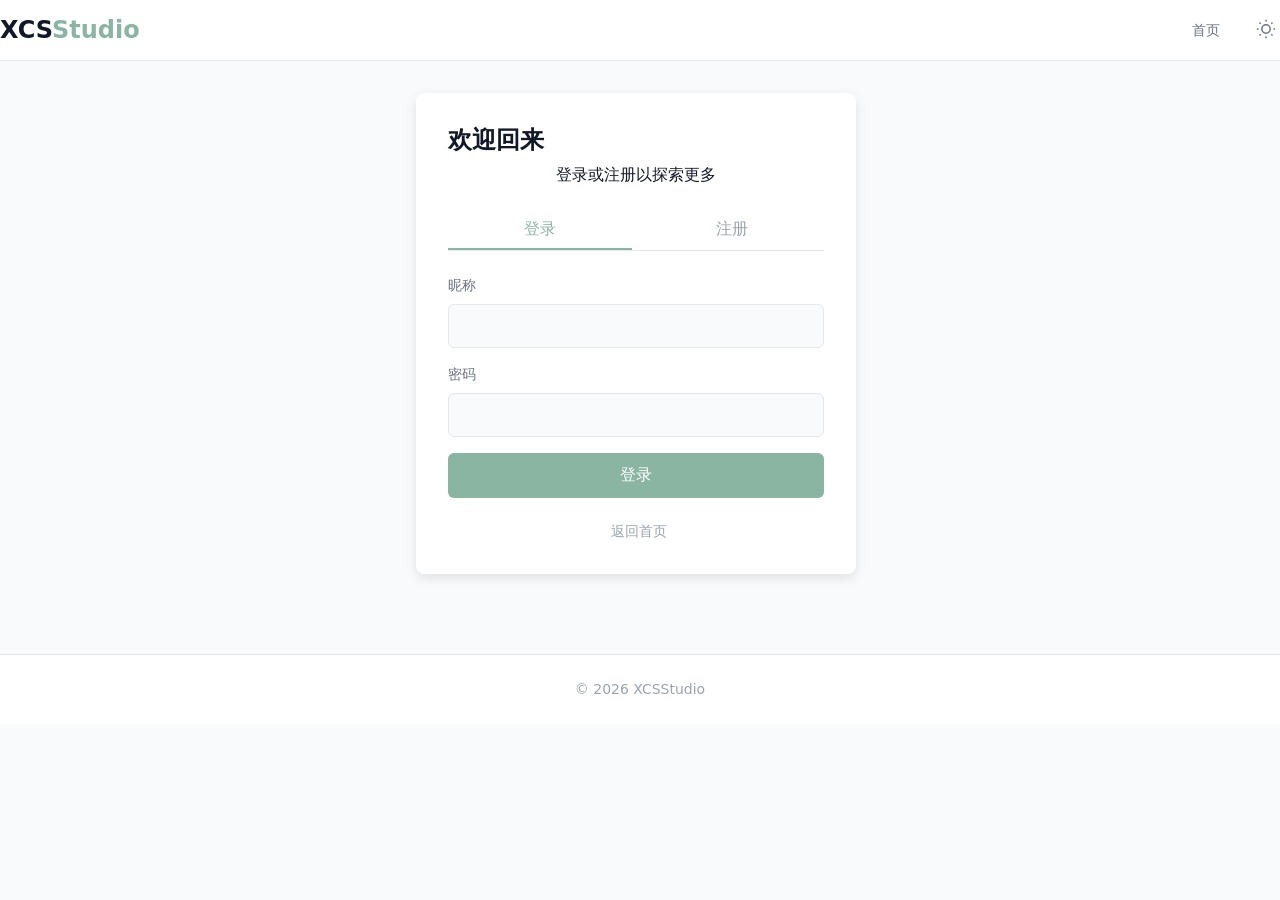
<file: login.html>
<!DOCTYPE html>
<html lang="zh-CN">
<head>
    <meta charset="UTF-8">
    <meta name="viewport" content="width=device-width, initial-scale=1.0, viewport-fit=cover, user-scalable=yes">
    <title>XCSStudio · 登录 / 注册</title>
    <link rel="stylesheet" href="style.css">
    <style>
        .login-section { flex: 1; display: flex; align-items: center; justify-content: center; padding: var(--space-8) var(--space-4); }
        .login-card { background: var(--bg-card); border-radius: var(--radius-lg); padding: var(--space-8); box-shadow: var(--shadow-md); width: 100%; max-width: 440px; }
        .login-header { text-align: center; margin-bottom: var(--space-6); }
        .login-header h2 { font-size: var(--text-xl); margin-bottom: var(--space-2); border-left: none; padding-left: 0; }
        .form-tabs { display: flex; gap: var(--space-2); margin-bottom: var(--space-6); border-bottom: 1px solid var(--border-light); }
        .tab-btn { flex: 1; background: none; border: none; padding: var(--space-2); font-size: var(--text-base); font-weight: 500; color: var(--text-muted); cursor: pointer; border-bottom: 2px solid transparent; transition: color 0.2s, border-color 0.2s; }
        .tab-btn.active { color: var(--color-primary); border-bottom-color: var(--color-primary); }
        .back-link { text-align: center; margin-top: var(--space-4); }
        .back-link a { color: var(--text-muted); font-size: var(--text-sm); text-decoration: none; display: inline-flex; align-items: center; gap: 6px; white-space: nowrap; }
        .back-link a:hover { color: var(--color-primary); }
        @media (max-width: 480px) { .login-card { padding: var(--space-6); } }
    </style>
</head>
<body>
    <nav class="navbar">
        <div class="nav-container">
            <div class="logo" id="logoHome">XCS<span>Studio</span></div>
            <ul class="nav-links">
                <li><a href="index.html">首页</a></li>
                <li><button class="theme-toggle" id="themeToggle" aria-label="主题切换">
                    <svg class="sun-icon" viewBox="0 0 24 24" fill="none" stroke="currentColor"><circle cx="12" cy="12" r="5"/><line x1="12" y1="1" x2="12" y2="3"/><line x1="12" y1="21" x2="12" y2="23"/><line x1="4.22" y1="4.22" x2="5.64" y2="5.64"/><line x1="18.36" y1="18.36" x2="19.78" y2="19.78"/><line x1="1" y1="12" x2="3" y2="12"/><line x1="21" y1="12" x2="23" y2="12"/><line x1="4.22" y1="19.78" x2="5.64" y2="18.36"/><line x1="18.36" y1="5.64" x2="19.78" y2="4.22"/></svg>
                    <svg class="moon-icon" viewBox="0 0 24 24" fill="none" stroke="currentColor" style="display:none;"><path d="M21 12.79A9 9 0 1 1 11.21 3 7 7 0 0 0 21 12.79z"/></svg>
                </button></li>
            </ul>
        </div>
    </nav>

    <div class="login-section">
        <div class="container" style="max-width:480px;">
            <div class="login-card">
                <div class="login-header"><h2>欢迎回来</h2><p>登录或注册以探索更多</p></div>
                <div class="form-tabs"><button class="tab-btn active" id="loginTabBtn">登录</button><button class="tab-btn" id="registerTabBtn">注册</button></div>
                <form id="loginForm">
                    <div class="form-group"><label>昵称</label><input type="text" id="loginNickname" autocomplete="username"></div>
                    <div class="form-group"><label>密码</label><input type="password" id="loginPassword" autocomplete="current-password"></div>
                    <button type="submit" class="submit-btn" id="loginSubmit">登录</button>
                    <div id="loginMessage" class="message"></div>
                </form>
                <form id="registerForm" style="display: none;">
                    <div class="form-group"><label>昵称</label><input type="text" id="regNickname" autocomplete="off"></div>
                    <div class="form-group"><label>密码 (至少8位，含字母和数字)</label><input type="password" id="regPassword" autocomplete="new-password"></div>
                    <button type="submit" class="submit-btn" id="regSubmit">注册新账号</button>
                    <div id="registerMessage" class="message"></div>
                </form>
                <div class="back-link"><a href="index.html"><svg viewBox="0 0 24 24" fill="none" stroke="currentColor"><path d="M3 12h18M3 12l4-4M3 12l4 4"/></svg>返回首页</a></div>
            </div>
        </div>
    </div>

    <footer class="footer"><div class="container"><p>© 2026 XCSStudio</p></div></footer>

    <script src="common.js"></script>
    <script>
        (function() {
            if (!window.xcsAuth) {
                alert('认证模块加载失败，请刷新页面重试');
                return;
            }
            if (window.themeUtils) themeUtils.initThemeToggle('themeToggle');
            const logo = document.getElementById('logoHome');
            if (logo) logo.onclick = () => window.location.href = 'index.html';
            
            const loginTab = document.getElementById('loginTabBtn');
            const regTab = document.getElementById('registerTabBtn');
            const loginForm = document.getElementById('loginForm');
            const regForm = document.getElementById('registerForm');
            const loginSubmit = document.getElementById('loginSubmit');
            const regSubmit = document.getElementById('regSubmit');
            const loginMsg = document.getElementById('loginMessage');
            const regMsg = document.getElementById('registerMessage');
            
            let submitting = false;
            
            loginTab.onclick = () => {
                loginTab.classList.add('active'); regTab.classList.remove('active');
                loginForm.style.display = 'block'; regForm.style.display = 'none';
                loginMsg.style.display = 'none'; regMsg.style.display = 'none';
            };
            regTab.onclick = () => {
                regTab.classList.add('active'); loginTab.classList.remove('active');
                loginForm.style.display = 'none'; regForm.style.display = 'block';
                loginMsg.style.display = 'none'; regMsg.style.display = 'none';
            };
            
            loginForm.onsubmit = async (e) => {
                e.preventDefault();
                if (submitting) return;
                submitting = true;
                loginSubmit.disabled = true;
                const nickname = document.getElementById('loginNickname').value.trim();
                const password = document.getElementById('loginPassword').value;
                const res = await window.xcsAuth.login(nickname, password);
                window.xcsAuth.showMessage(loginMsg, res.message, res.success ? 'success' : 'error');
                if (res.success) {
                    setTimeout(() => window.location.href = 'index.html', 1000);
                }
                submitting = false;
                loginSubmit.disabled = false;
            };
            
            regForm.onsubmit = async (e) => {
                e.preventDefault();
                if (submitting) return;
                submitting = true;
                regSubmit.disabled = true;
                const nickname = document.getElementById('regNickname').value.trim();
                const password = document.getElementById('regPassword').value;
                const res = await window.xcsAuth.register(nickname, password);
                window.xcsAuth.showMessage(regMsg, res.message, res.success ? 'success' : 'error');
                if (res.success) {
                    document.getElementById('regNickname').value = '';
                    document.getElementById('regPassword').value = '';
                    setTimeout(() => loginTab.click(), 1500);
                }
                submitting = false;
                regSubmit.disabled = false;
            };
        })();
    </script>
</body>
</html>
</file>
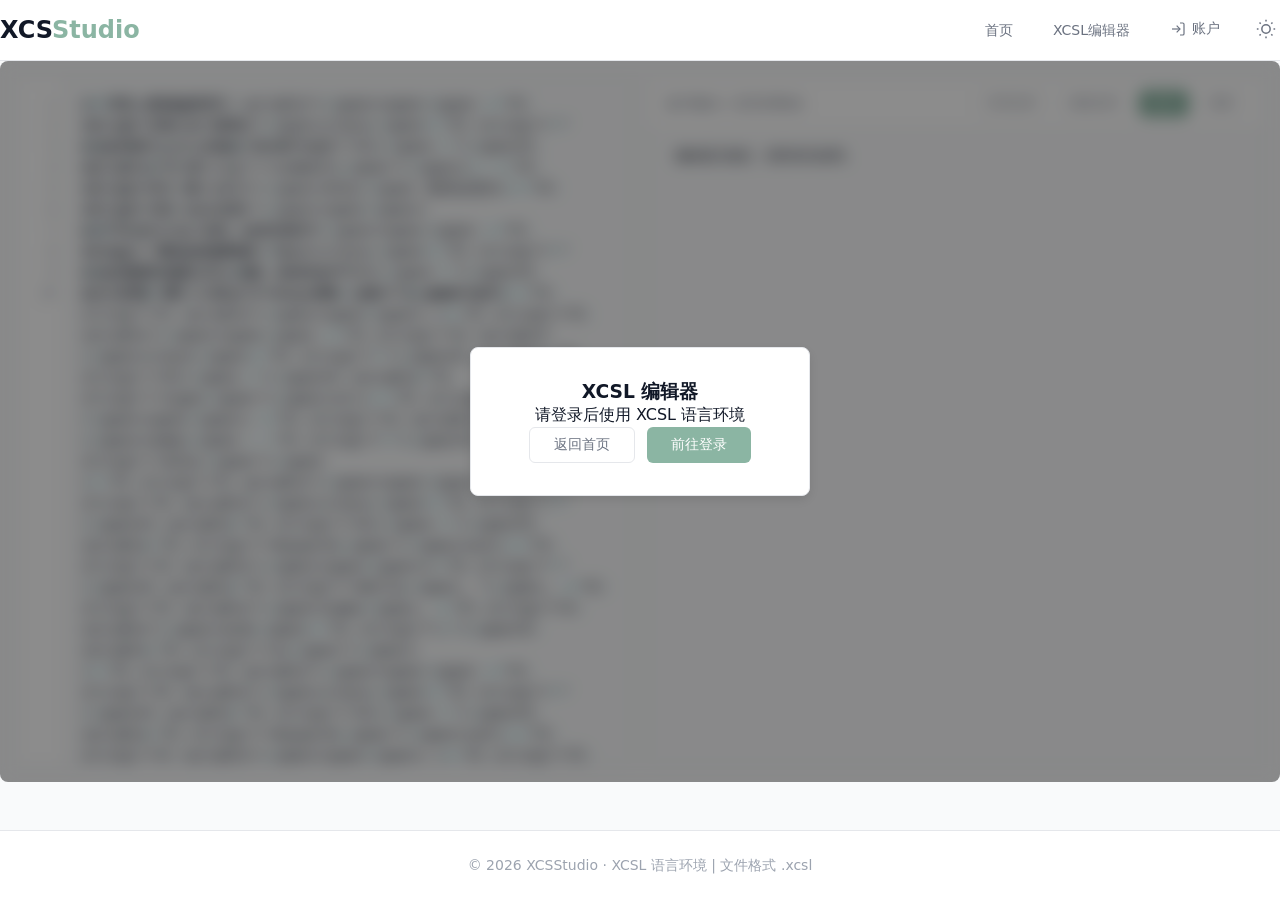
<file: XCSL_editor.html>
<!DOCTYPE html>
<html lang="zh-CN">
<head>
    <meta charset="UTF-8">
    <meta name="viewport" content="width=device-width, initial-scale=1.0, viewport-fit=cover, user-scalable=yes">
    <title>XCSL Studio · 语言编辑器</title>
    <link rel="stylesheet" href="style.css">
    <style>
        /* 编辑器专属样式 */
        html, body { height: 100%; margin: 0; padding: 0; }
        body { display: flex; flex-direction: column; overflow: hidden; background: var(--bg-body); }
        .navbar { flex-shrink: 0; }
        
        .editor-layout {
            flex: 1;
            display: flex;
            gap: var(--space-4);
            padding: var(--space-4);
            overflow: hidden;
            min-height: 0;
            position: relative;
        }
        .editor-wrapper {
            flex: 1;
            display: flex;
            background: var(--bg-card);
            border-radius: var(--radius-lg);
            border: 1px solid var(--border-light);
            overflow: hidden;
            position: relative;
        }
        .line-numbers {
            width: 48px;
            background: var(--bg-surface);
            border-right: 1px solid var(--border-light);
            padding: var(--space-4) 0;
            font-family: 'Fira Code', monospace;
            font-size: 14px;
            line-height: 1.5;
            text-align: right;
            color: var(--text-muted);
            overflow-y: hidden;
            user-select: none;
            white-space: pre;
        }
        .line-numbers span {
            display: block;
            padding-right: 8px;
        }
        .code-container {
            flex: 1;
            position: relative;
            background: var(--bg-body);
        }
        textarea.code-area {
            width: 100%;
            height: 100%;
            background: transparent;
            color: var(--text-primary);
            border: none;
            padding: var(--space-4);
            font-family: 'Fira Code', 'Cascadia Code', monospace;
            font-size: 14px;
            line-height: 1.5;
            resize: none;
            outline: none;
            white-space: pre-wrap;
            tab-size: 4;
            position: absolute;
            top: 0;
            left: 0;
            z-index: 2;
            caret-color: var(--color-primary);
        }
        .syntax-highlight {
            width: 100%;
            height: 100%;
            padding: var(--space-4);
            font-family: 'Fira Code', monospace;
            font-size: 14px;
            line-height: 1.5;
            white-space: pre-wrap;
            word-wrap: break-word;
            color: transparent;
            position: absolute;
            top: 0;
            left: 0;
            z-index: 1;
            pointer-events: none;
            overflow-y: auto;
        }
        .syntax-highlight code {
            display: block;
            color: var(--text-primary);
        }
        /* 语法高亮颜色 */
        .hl-keyword { color: #c678dd; font-weight: 500; }
        .hl-type { color: #61afef; }
        .hl-variable { color: #e5c07b; }
        .hl-number { color: #d19a66; }
        .hl-string { color: #98c379; }
        .hl-operator { color: #56b6c2; }
        .hl-comment { color: #7f848e; font-style: italic; }
        
        .editor-pane {
            flex: 1;
            display: flex;
            flex-direction: column;
            background: var(--bg-card);
            border-radius: var(--radius-lg);
            overflow: hidden;
            border: 1px solid var(--border-light);
        }
        .pane-header {
            padding: var(--space-3) var(--space-4);
            background: var(--bg-surface);
            border-bottom: 1px solid var(--border-light);
            font-weight: 500;
            font-size: var(--text-sm);
            color: var(--text-secondary);
            display: flex;
            justify-content: space-between;
            align-items: center;
            flex-wrap: wrap;
            gap: var(--space-2);
        }
        .toolbar { display: flex; gap: var(--space-2); }
        .tool-btn {
            background: transparent;
            border: 1px solid var(--border-light);
            padding: var(--space-1) var(--space-3);
            border-radius: var(--radius-md);
            font-size: var(--text-xs);
            font-weight: 500;
            color: var(--text-secondary);
            cursor: pointer;
            transition: all 0.2s;
            font-family: var(--font-sans);
        }
        .tool-btn:hover {
            background-color: var(--color-primary);
            color: white;
            border-color: var(--color-primary);
            transform: translateY(-1px);
        }
        .run-btn {
            background-color: var(--color-primary);
            color: white;
            border-color: var(--color-primary);
        }
        .output-area {
            flex: 1;
            background: var(--bg-body);
            padding: var(--space-4);
            overflow-y: auto;
            font-family: 'Fira Code', monospace;
            font-size: 13px;
            white-space: pre-wrap;
            word-break: break-word;
        }
        .output-line {
            margin-bottom: 2px;
            border-left: 2px solid transparent;
            padding-left: 8px;
        }
        .output-error { color: var(--color-error); border-left-color: var(--color-error); }
        .output-success { color: var(--color-success); }
        .output-normal { color: var(--text-primary); }
        .input-prompt-line {
            display: flex;
            gap: 8px;
            align-items: center;
            margin-top: 4px;
        }
        .input-prompt-line span { color: var(--color-primary); }
        .input-field {
            background: var(--bg-card);
            border: 1px solid var(--border-light);
            color: var(--text-primary);
            padding: 4px 8px;
            border-radius: var(--radius-md);
            font-family: monospace;
            outline: none;
            width: 200px;
        }
        
        .login-overlay {
            position: absolute;
            top: 0;
            left: 0;
            width: 100%;
            height: 100%;
            backdrop-filter: blur(8px);
            background-color: rgba(0, 0, 0, 0.45);
            display: flex;
            align-items: center;
            justify-content: center;
            z-index: 20;
            border-radius: var(--radius-lg);
        }
        .login-prompt-card {
            background: var(--bg-card);
            border-radius: var(--radius-lg);
            padding: var(--space-8);
            max-width: 340px;
            width: 90%;
            text-align: center;
            box-shadow: var(--shadow-md);
            border: 1px solid var(--border-light);
        }
        .prompt-buttons { display: flex; gap: var(--space-3); justify-content: center; }
        .prompt-btn {
            padding: var(--space-2) var(--space-6);
            border-radius: var(--radius-md);
            font-weight: 500;
            font-size: var(--text-sm);
            cursor: pointer;
            border: none;
        }
        .prompt-btn-primary { background-color: var(--color-primary); color: white; }
        .prompt-btn-secondary { background: transparent; border: 1px solid var(--border-light); color: var(--text-secondary); }
        
        @media (max-width: 768px) {
            .editor-layout { flex-direction: column; }
            body { overflow: auto; }
        }
        .blur-editor .editor-wrapper, .blur-editor .editor-pane { filter: blur(2px); pointer-events: none; user-select: none; }
        .footer { background: var(--bg-surface); border-top: 1px solid var(--border-light); padding: var(--space-6) 0; text-align: center; font-size: var(--text-sm); color: var(--text-muted); flex-shrink: 0; }
    </style>
</head>
<body>
    <nav class="navbar">
        <div class="nav-container">
            <div class="logo" id="logoHome">XCS<span>Studio</span></div>
            <ul class="nav-links">
                <li><a href="index.html">首页</a></li>
                <li><a href="#">XCSL编辑器</a></li>
                <li><button class="login-btn" id="accountBtn"><svg viewBox="0 0 24 24" fill="none" stroke="currentColor"><path d="M15 3h4a2 2 0 0 1 2 2v14a2 2 0 0 1-2 2h-4"/><polyline points="10 17 15 12 10 7"/><line x1="15" y1="12" x2="3" y2="12"/></svg><span class="login-text" id="navLoginText">账户</span></button></li>
                <li><button class="theme-toggle" id="themeToggle"><svg class="sun-icon" viewBox="0 0 24 24" fill="none" stroke="currentColor"><circle cx="12" cy="12" r="5"/><line x1="12" y1="1" x2="12" y2="3"/><line x1="12" y1="21" x2="12" y2="23"/><line x1="4.22" y1="4.22" x2="5.64" y2="5.64"/><line x1="18.36" y1="18.36" x2="19.78" y2="19.78"/><line x1="1" y1="12" x2="3" y2="12"/><line x1="21" y1="12" x2="23" y2="12"/><line x1="4.22" y1="19.78" x2="5.64" y2="18.36"/><line x1="18.36" y1="5.64" x2="19.78" y2="4.22"/></svg><svg class="moon-icon" viewBox="0 0 24 24" fill="none" stroke="currentColor" style="display:none;"><path d="M21 12.79A9 9 0 1 1 11.21 3 7 7 0 0 0 21 12.79z"/></svg></button></li>
            </ul>
        </div>
    </nav>

    <div class="editor-layout" id="editorLayout">
        <div class="editor-wrapper">
            <div class="line-numbers" id="lineNumbers"></div>
            <div class="code-container">
                <textarea id="codeEditor" class="code-area" spellcheck="false"></textarea>
                <div class="syntax-highlight" id="syntaxHighlight"><code></code></div>
            </div>
        </div>
        <div class="editor-pane">
            <div class="pane-header">
                <span>运行输出 / 交互控制台</span>
                <div class="toolbar">
                    <button class="tool-btn" id="openFileBtn">打开文件</button>
                    <button class="tool-btn" id="saveFileBtn">保存文件</button>
                    <button class="tool-btn run-btn" id="runCodeBtn">运行</button>
                    <button class="tool-btn" id="clearOutputBtn">清空</button>
                </div>
            </div>
            <div id="outputConsole" class="output-area"></div>
        </div>
    </div>

    <footer class="footer"><div class="container"><p>© 2026 XCSStudio · XCSL 语言环境 | 文件格式 .xcsl</p></div></footer>

    <script src="common.js"></script>
    <script>
        (function(){
            if(!window.xcsAuth){ alert('认证模块加载失败'); return; }
            if(window.themeUtils) themeUtils.initThemeToggle('themeToggle');
            
            const editorLayout = document.getElementById('editorLayout');
            const codeEditor = document.getElementById('codeEditor');
            const lineNumbersDiv = document.getElementById('lineNumbers');
            const syntaxHighlight = document.getElementById('syntaxHighlight');
            const outputConsole = document.getElementById('outputConsole');
            const runBtn = document.getElementById('runCodeBtn');
            const clearBtn = document.getElementById('clearOutputBtn');
            const openBtn = document.getElementById('openFileBtn');
            const saveBtn = document.getElementById('saveFileBtn');
            const accountBtn = document.getElementById('accountBtn');
            const navLoginText = document.getElementById('navLoginText');
            const logoHome = document.getElementById('logoHome');
            
            let isLoggedIn = false;
            let overlayElement = null;
            let currentInputResolver = null;
            
            function clearOutput() { outputConsole.innerHTML = ''; }
            function appendOutput(text, isError = false) {
                const div = document.createElement('div');
                div.className = `output-line ${isError ? 'output-error' : 'output-normal'}`;
                div.textContent = text;
                outputConsole.appendChild(div);
                div.scrollIntoView({ behavior: 'smooth', block: 'nearest' });
            }
            
            function requestInput(promptText) {
                return new Promise((resolve) => {
                    const inputContainer = document.createElement('div');
                    inputContainer.className = 'input-prompt-line';
                    inputContainer.innerHTML = `<span>${escapeHtml(promptText)}</span><input type="text" class="input-field" id="inlineInput" autofocus>`;
                    outputConsole.appendChild(inputContainer);
                    const inputField = inputContainer.querySelector('#inlineInput');
                    inputField.focus();
                    const onSubmit = () => {
                        const val = inputField.value;
                        inputContainer.remove();
                        resolve(val);
                    };
                    inputField.addEventListener('keypress', (e) => { if(e.key === 'Enter') onSubmit(); });
                });
            }
            
            function escapeHtml(str) { 
                return str.replace(/[&<>]/g, function(m){
                    if(m === '&') return '&amp;';
                    if(m === '<') return '&lt;';
                    if(m === '>') return '&gt;';
                    return m;
                });
            }
            
            // 智能分割 out/in 参数（忽略引号内的逗号）
            function splitArgs(argsStr) {
                const args = [];
                let current = '';
                let inString = false;
                for(let i=0; i<argsStr.length; i++) {
                    const ch = argsStr[i];
                    if(ch === '"' && (i===0 || argsStr[i-1] !== '\\')) {
                        inString = !inString;
                        current += ch;
                    } else if(ch === ',' && !inString) {
                        args.push(current.trim());
                        current = '';
                    } else {
                        current += ch;
                    }
                }
                if(current.trim()) args.push(current.trim());
                return args;
            }
            
            // 表达式求值（支持 + - * / 和括号? 简易版支持变量、数字、字符串、运算）
            function evaluateExpression(expr, variables) {
                expr = expr.trim();
                // 字符串字面量直接返回
                if(expr.startsWith('"') && expr.endsWith('"')) {
                    let inner = expr.slice(1,-1).replace(/\\([nrt\\"])/g, (m,ch) => ({n:'\n',r:'\r',t:'\t','\\':'\\','"':'"'})[ch]||m);
                    return { type: 'str', value: inner };
                }
                // 数字
                if(/^-?\d+$/.test(expr)) return { type: 'int', value: parseInt(expr,10) };
                // 变量
                if(/^[a-zA-Z_][a-zA-Z0-9_]*$/.test(expr)) {
                    if(!variables.has(expr)) return { error: `变量 "${expr}" 未定义` };
                    const v = variables.get(expr);
                    return { type: v.type, value: v.value };
                }
                // 表达式求值 (支持整数四则运算，无括号优先级简化：从左到右，但先乘除后加减)
                // 使用 Function 动态求值但为了安全我们手动计算（仅支持整数）
                // 简单实现：替换变量为值，然后 eval (安全可控，因为表达式仅含数字、运算符、变量)
                let evalExpr = expr;
                // 替换变量为实际值
                const varMatches = evalExpr.match(/[a-zA-Z_][a-zA-Z0-9_]*/g);
                if(varMatches) {
                    for(let vname of varMatches) {
                        if(variables.has(vname)) {
                            const val = variables.get(vname).value;
                            evalExpr = evalExpr.replace(new RegExp(`\\b${vname}\\b`, 'g'), val);
                        } else {
                            return { error: `变量 "${vname}" 未定义` };
                        }
                    }
                }
                // 检查是否只包含数字和运算符
                if(/^[0-9+\-*/()\s]+$/.test(evalExpr)) {
                    try {
                        // 使用 Function 更安全，但只允许算术运算
                        const result = Function('"use strict"; return (' + evalExpr + ')')();
                        if(typeof result !== 'number' || isNaN(result)) return { error: '表达式计算结果不是数字' };
                        return { type: 'int', value: Math.floor(result) };
                    } catch(e) { return { error: '表达式计算失败: ' + e.message }; }
                }
                return { error: '无效的表达式' };
            }
            
            // XCSL 解释器
            class XCSLInterpreter {
                constructor(outputCallback, inputCallback, errorCallback) {
                    this.variables = new Map();
                    this.outputCallback = outputCallback;
                    this.inputCallback = inputCallback;
                    this.errorCallback = errorCallback;
                }
                
                async executeLine(line, lineNo) {
                    line = line.trim();
                    if(line === '' || line.startsWith('//')) return true;
                    
                    // out(内容1, 内容2, ..., end=结尾)
                    let outMatch = line.match(/^out\((.*)\)$/i);
                    if(outMatch) {
                        let argsPart = outMatch[1].trim();
                        let endStr = null;
                        // 提取 end=xxx
                        const endRegex = /,\s*end\s*=\s*(.+)$/i;
                        let endMatch = argsPart.match(endRegex);
                        if(endMatch) {
                            endStr = endMatch[1].trim();
                            argsPart = argsPart.slice(0, argsPart.length - endMatch[0].length);
                        }
                        let rawParams = splitArgs(argsPart);
                        for(let p of rawParams) {
                            if(p === '') continue;
                            let ev = evaluateExpression(p, this.variables);
                            if(ev.error) {
                                this.errorCallback(lineNo, 'TypeError', ev.error);
                                return false;
                            }
                            let outVal = (ev.type === 'int') ? String(ev.value) : ev.value;
                            this.outputCallback(outVal, false);
                        }
                        if(endStr !== null) {
                            let endEv = evaluateExpression(endStr, this.variables);
                            if(endEv.error) {
                                this.errorCallback(lineNo, 'TypeError', endEv.error);
                                return false;
                            }
                            let endText = (endEv.type === 'int') ? String(endEv.value) : endEv.value;
                            this.outputCallback(endText, false);
                        }
                        return true;
                    }
                    
                    // set 类型 变量 = 表达式
                    let setMatch = line.match(/^set\s+(str|int)\s+([a-zA-Z_][a-zA-Z0-9_]*)\s*=\s*(.+)$/i);
                    if(setMatch) {
                        let varType = setMatch[1].toLowerCase();
                        let varName = setMatch[2];
                        let expr = setMatch[3].trim();
                        let val = evaluateExpression(expr, this.variables);
                        if(val.error) {
                            this.errorCallback(lineNo, 'TypeError', val.error);
                            return false;
                        }
                        if(varType !== val.type) {
                            this.errorCallback(lineNo, 'TypeError', `类型不匹配: 变量定义为${varType}, 表达式结果为${val.type}`);
                            return false;
                        }
                        this.variables.set(varName, { type: varType, value: val.value });
                        return true;
                    }
                    
                    // in(变量, 提示词)
                    let inMatch = line.match(/^in\(\s*([a-zA-Z_][a-zA-Z0-9_]*)\s*,\s*(.+)\s*\)$/i);
                    if(inMatch) {
                        let varName = inMatch[1];
                        let promptExpr = inMatch[2].trim();
                        let promptVal = evaluateExpression(promptExpr, this.variables);
                        if(promptVal.error) {
                            this.errorCallback(lineNo, 'TypeError', `提示词错误: ${promptVal.error}`);
                            return false;
                        }
                        let promptText = (promptVal.type === 'int') ? String(promptVal.value) : promptVal.value;
                        if(!this.variables.has(varName)) {
                            this.errorCallback(lineNo, 'NameError', `变量 "${varName}" 未定义，请先用 set 定义`);
                            return false;
                        }
                        let varInfo = this.variables.get(varName);
                        this.outputCallback(promptText, false);
                        let userInput = await this.inputCallback(promptText);
                        if(varInfo.type === 'int') {
                            let num = parseInt(userInput, 10);
                            if(isNaN(num)) {
                                this.errorCallback(lineNo, 'TypeError', `输入内容无法转换为整数: "${userInput}"`);
                                return false;
                            }
                            varInfo.value = num;
                        } else {
                            varInfo.value = userInput;
                        }
                        this.variables.set(varName, varInfo);
                        return true;
                    }
                    
                    this.errorCallback(lineNo, 'SyntaxError', '无法识别的语句');
                    return false;
                }
                
                async run(code) {
                    this.variables.clear();
                    const lines = code.split(/\r?\n/);
                    for(let i=0; i<lines.length; i++) {
                        let hasError = false;
                        const origError = this.errorCallback;
                        this.errorCallback = (ln, type, reason) => { origError(ln, type, reason); hasError = true; };
                        await this.executeLine(lines[i], i+1);
                        this.errorCallback = origError;
                        if(hasError) break;
                    }
                }
            }
            
            async function runXCSL() {
                if(!isLoggedIn) { appendOutput('请先登录后再使用编辑器', true); return; }
                clearOutput();
                const code = codeEditor.value;
                if(!code.trim()) { appendOutput('[提示] 代码为空', false); return; }
                const interpreter = new XCSLInterpreter(
                    (text) => appendOutput(text, false),
                    async (prompt) => await requestInput(prompt),
                    (line, type, reason) => appendOutput(`error: ${type}: [第${line}行] ${reason}`, true)
                );
                try {
                    await interpreter.run(code);
                } catch(e) {
                    appendOutput(`error: RuntimeError: ${e.message}`, true);
                }
                if(outputConsole.children.length === 0) appendOutput('执行完成，无输出内容', false);
            }
            
            function openFile() {
                if(!isLoggedIn){ appendOutput('请登录后使用文件功能',true); return; }
                const inp=document.createElement('input'); inp.type='file'; inp.accept='.xcsl';
                inp.onchange=e=>{ const file=e.target.files[0]; if(!file)return;
                    const reader=new FileReader();
                    reader.onload=ev=>{ codeEditor.value=ev.target.result; updateLineNumbersAndHighlight(); appendOutput(`已加载: ${file.name}`,false); };
                    reader.readAsText(file);
                }; inp.click();
            }
            function saveFile() {
                if(!isLoggedIn){ appendOutput('请登录后使用保存功能',true); return; }
                const blob=new Blob([codeEditor.value],{type:'text/plain'});
                const link=document.createElement('a'); link.href=URL.createObjectURL(blob); link.download='script.xcsl'; link.click(); URL.revokeObjectURL(link.href);
                appendOutput('已保存 script.xcsl',false);
            }
            
            // 语法高亮：先转义HTML，再添加高亮标签
            function updateLineNumbersAndHighlight() {
                const code = codeEditor.value;
                const lines = code.split(/\r?\n/);
                let lineNumbersHtml = '';
                for(let i=1; i<=lines.length; i++) lineNumbersHtml += `<span>${i}</span>`;
                lineNumbersDiv.innerHTML = lineNumbersHtml;
                
                let highlightedLines = [];
                for(let line of lines) {
                    let escaped = escapeHtml(line);
                    // 注释
                    escaped = escaped.replace(/(\/\/.*)$/, '<span class="hl-comment">$1</span>');
                    // 关键词 set, out, in
                    escaped = escaped.replace(/\b(set|out|in)\b/gi, '<span class="hl-keyword">$1</span>');
                    // 类型 str, int
                    escaped = escaped.replace(/\b(str|int)\b/gi, '<span class="hl-type">$1</span>');
                    // 变量名（字母数字下划线，非关键字）
                    escaped = escaped.replace(/\b([a-zA-Z_][a-zA-Z0-9_]*)\b/g, (match) => {
                        if(['set','out','in','str','int'].includes(match.toLowerCase())) return match;
                        return `<span class="hl-variable">${match}</span>`;
                    });
                    // 数字
                    escaped = escaped.replace(/\b(\d+)\b/g, '<span class="hl-number">$1</span>');
                    // 字符串
                    escaped = escaped.replace(/("[^"]*")/g, '<span class="hl-string">$1</span>');
                    // 运算符
                    escaped = escaped.replace(/([+\-*/=])/g, '<span class="hl-operator">$1</span>');
                    highlightedLines.push(`<div>${escaped}</div>`);
                }
                syntaxHighlight.innerHTML = `<code>${highlightedLines.join('')}</code>`;
                syntaxHighlight.scrollTop = codeEditor.scrollTop;
                syntaxHighlight.scrollLeft = codeEditor.scrollLeft;
            }
            
            codeEditor.addEventListener('input', updateLineNumbersAndHighlight);
            codeEditor.addEventListener('scroll', () => {
                syntaxHighlight.scrollTop = codeEditor.scrollTop;
                syntaxHighlight.scrollLeft = codeEditor.scrollLeft;
            });
            
            // 登录遮罩逻辑
            function createLoginOverlay() {
                if(overlayElement) overlayElement.remove();
                const ov=document.createElement('div'); ov.className='login-overlay';
                ov.innerHTML=`<div class="login-prompt-card"><h3>XCSL 编辑器</h3><p>请登录后使用 XCSL 语言环境</p><div class="prompt-buttons"><button class="prompt-btn prompt-btn-secondary" id="overlayBackHome">返回首页</button><button class="prompt-btn prompt-btn-primary" id="overlayGoLogin">前往登录</button></div></div>`;
                editorLayout.appendChild(ov); overlayElement=ov;
                document.getElementById('overlayBackHome')?.addEventListener('click',()=>window.location.href='index.html');
                document.getElementById('overlayGoLogin')?.addEventListener('click',()=>window.location.href='login.html');
            }
            function removeLoginOverlay(){ if(overlayElement){ overlayElement.remove(); overlayElement=null; } }
            
            async function updateAuthUI() {
                const valid = await window.xcsAuth.verifySession();
                if(valid){
                    const user=await window.xcsAuth.getCurrentUser();
                    if(user?.nickname){
                        isLoggedIn=true;
                        navLoginText.textContent=user.nickname;
                        accountBtn.onclick=()=>window.location.href='admin.html';
                        removeLoginOverlay(); editorLayout.classList.remove('blur-editor');
                        codeEditor.disabled=false; runBtn.disabled=false; openBtn.disabled=false; saveBtn.disabled=false;
                        clearOutput(); appendOutput(`欢迎回来，${user.nickname}！XCSL 编辑器已解锁。`,false);
                        return;
                    }
                }
                isLoggedIn=false;
                navLoginText.textContent='账户';
                accountBtn.onclick=()=>window.location.href='login.html';
                editorLayout.classList.add('blur-editor'); createLoginOverlay();
                codeEditor.disabled=true; runBtn.disabled=true; openBtn.disabled=true; saveBtn.disabled=true;
                clearOutput(); appendOutput('编辑器已锁定，请登录后使用。',false);
            }
            
            const defaultCode = `// XCSL 新语法演示
set str name = "XCSL"
out("Hello, ", name, end="\\n")
set int a = 10
set int b = 20
set int sum = a + b
out("sum = ", sum, end="\\n")
in(age, "请输入您的年龄: ")
out("您的年龄是: ", age, end="\\n")
out("计算 100 - 25 * 2 = ", 100 - 25 * 2, end="\\n")`;
            if(!codeEditor.value) codeEditor.value = defaultCode;
            updateLineNumbersAndHighlight();
            
            runBtn.addEventListener('click', runXCSL);
            clearBtn.addEventListener('click', clearOutput);
            openBtn.addEventListener('click', openFile);
            saveBtn.addEventListener('click', saveFile);
            logoHome.addEventListener('click', () => window.location.href='index.html');
            window.addEventListener('storage', (e) => { if(e.key==='xcs_session') updateAuthUI(); });
            updateAuthUI();
        })();
    </script>
</body>
</html>
</file>
<file: style.css>
/* style.css - 设计系统与全局样式 (性能优化 + 非线性动画) */
:root {
    --color-primary: #8BB5A3;
    --color-secondary: #E3C4B0;
    --color-accent: #C1D4C3;
    --color-neutral-50: #F9FAFB;
    --color-neutral-100: #F3F4F6;
    --color-neutral-200: #E5E7EB;
    --color-neutral-300: #D1D5DB;
    --color-neutral-400: #9CA3AF;
    --color-neutral-500: #6B7280;
    --color-neutral-700: #374151;
    --color-neutral-900: #111827;
    --color-success: #A3C9A8;
    --color-warning: #F0D6A3;
    --color-error: #E7B2A6;
    
    --bg-body: #F9FAFB;
    --bg-card: #FFFFFF;
    --bg-surface: #FFFFFF;
    --border-light: #E5E7EB;
    --text-primary: #111827;
    --text-secondary: #6B7280;
    --text-muted: #9CA3AF;
    
    --text-xs: 12px;
    --text-sm: 14px;
    --text-base: 16px;
    --text-lg: 20px;
    --text-xl: 24px;
    --text-2xl: 32px;
    
    --space-1: 4px;
    --space-2: 8px;
    --space-3: 12px;
    --space-4: 16px;
    --space-6: 24px;
    --space-8: 32px;
    --space-12: 48px;
    --space-16: 64px;
    
    --shadow-sm: 0 1px 3px rgba(0, 0, 0, 0.08);
    --shadow-md: 0 4px 12px rgba(0, 0, 0, 0.1);
    --radius-md: 6px;
    --radius-lg: 8px;
    
    --font-sans: system-ui, -apple-system, 'Segoe UI', Roboto, 'Helvetica Neue', sans-serif;
    --transition-theme: background-color 0.2s ease, color 0.2s ease, border-color 0.2s ease;
}

body.dark {
    --color-primary: #7AA899;
    --color-secondary: #C9B29C;
    --color-accent: #A2BFA4;
    --bg-body: #12151C;
    --bg-card: #1E232C;
    --bg-surface: #1A1F28;
    --border-light: #2D3440;
    --text-primary: #EDF2F7;
    --text-secondary: #CBD5E1;
    --text-muted: #94A3B8;
    --shadow-sm: 0 1px 3px rgba(0, 0, 0, 0.3);
    --shadow-md: 0 4px 12px rgba(0, 0, 0, 0.4);
}

* {
    margin: 0;
    padding: 0;
    box-sizing: border-box;
    transition: var(--transition-theme);
}

body {
    background-color: var(--bg-body);
    color: var(--text-primary);
    font-family: var(--font-sans);
    font-size: var(--text-base);
    line-height: 1.5;
    scroll-behavior: smooth;
    -webkit-tap-highlight-color: transparent;
}

.container {
    width: 100%;
    max-width: 1280px;
    margin: 0 auto;
    padding: 0 var(--space-4);
}

@media (max-width: 640px) {
    .container { padding: 0 var(--space-3); }
    :root {
        --text-lg: 18px;
        --text-xl: 22px;
        --text-2xl: 28px;
        --space-12: 36px;
        --space-16: 48px;
    }
}

@media (min-width: 1600px) { .container { max-width: 1400px; } }

h1, h2, h3, h4 { font-weight: 600; line-height: 1.25; }
h1 { font-size: clamp(28px, 5vw, var(--text-2xl)); letter-spacing: -0.01em; }
h2 {
    font-size: clamp(20px, 4vw, var(--text-xl));
    margin-bottom: var(--space-6);
    border-left: 4px solid var(--color-primary);
    padding-left: var(--space-3);
    display: flex;
    align-items: center;
    gap: var(--space-2);
}
h2 .section-icon { width: 28px; height: 28px; stroke: var(--color-primary); stroke-width: 1.7; fill: none; }
@media (max-width: 480px) {
    h2 .section-icon { width: 22px; height: 22px; }
    h2 { padding-left: var(--space-2); }
}

.navbar {
    background-color: var(--bg-surface);
    border-bottom: 1px solid var(--border-light);
    padding: var(--space-3) 0;
    position: sticky;
    top: 0;
    z-index: 10;
}
.nav-container { display: flex; justify-content: space-between; align-items: center; flex-wrap: wrap; gap: var(--space-3); }
.logo { font-size: clamp(20px, 5vw, var(--text-xl)); font-weight: 600; cursor: pointer; }
.logo span { color: var(--color-primary); }
.nav-links { display: flex; gap: clamp(12px, 4vw, var(--space-6)); list-style: none; align-items: center; flex-wrap: wrap; }
.nav-links a, .login-btn {
    text-decoration: none;
    font-size: clamp(12px, 3.5vw, var(--text-sm));
    font-weight: 500;
    color: var(--text-secondary);
    background: none;
    border: none;
    cursor: pointer;
    font-family: inherit;
    padding: var(--space-1) var(--space-2);
    border-radius: var(--radius-md);
    display: inline-flex;
    align-items: center;
    gap: 6px;
}
.login-btn svg, .theme-toggle svg { width: 16px; height: 16px; stroke: currentColor; stroke-width: 1.8; fill: none; }
.nav-links a:hover, .login-btn:hover, .theme-toggle:hover { color: var(--color-primary); background-color: var(--border-light); }
.theme-toggle { background: none; border: none; cursor: pointer; padding: var(--space-1); border-radius: var(--radius-md); color: var(--text-secondary); }
.theme-toggle svg { width: 20px; height: 20px; }

.hero { padding: clamp(32px, 8vw, var(--space-12)) 0 clamp(24px, 5vw, var(--space-8)); text-align: center; }
.hero-title { font-size: clamp(28px, 6vw, var(--text-2xl)); margin-bottom: var(--space-4); }
.hero .highlight { color: var(--color-primary); }
.hero-description { font-size: clamp(16px, 3.5vw, var(--text-lg)); color: var(--text-secondary); max-width: 680px; margin: 0 auto var(--space-6); }

.studio-card {
    background: var(--bg-card);
    border-radius: var(--radius-lg);
    padding: clamp(20px, 5vw, var(--space-6));
    box-shadow: var(--shadow-sm);
    margin-bottom: clamp(32px, 8vw, var(--space-12));
}
.section { margin-bottom: clamp(40px, 10vw, var(--space-16)); }
.cards-grid { display: grid; grid-template-columns: repeat(auto-fill, minmax(min(100%, 300px), 1fr)); gap: clamp(16px, 4vw, var(--space-6)); }
@media (max-width: 480px) { .cards-grid { grid-template-columns: 1fr; } }

.project-card {
    background: var(--bg-card);
    border-radius: var(--radius-lg);
    padding: clamp(18px, 4.5vw, var(--space-6));
    box-shadow: var(--shadow-sm);
    transition: transform 0.2s cubic-bezier(0.2, 0.9, 0.4, 1.1), box-shadow 0.2s;
    display: flex;
    flex-direction: column;
    height: 100%;
}
.project-card:hover { transform: translateY(-2px); box-shadow: var(--shadow-md); }
.card-badge {
    display: inline-flex; align-items: center; gap: 6px;
    background-color: var(--color-accent); font-size: var(--text-xs); font-weight: 500;
    padding: var(--space-1) var(--space-2); border-radius: 20px; color: var(--color-neutral-700);
    margin-bottom: var(--space-3); align-self: flex-start;
}
body.dark .card-badge { color: #1e293b; }
.card-badge.dev { background-color: var(--color-warning); color: #8B6E3C; }
.project-title { font-size: var(--text-lg); font-weight: 600; margin-bottom: var(--space-2); }
.project-desc { font-size: var(--text-sm); color: var(--text-secondary); margin-bottom: var(--space-4); flex: 1; }
.project-meta { font-size: var(--text-xs); color: var(--text-muted); border-top: 1px solid var(--border-light); padding-top: var(--space-3); display: flex; flex-wrap: wrap; gap: var(--space-3); }
.meta-item { display: inline-flex; align-items: center; gap: 6px; }
.meta-icon { width: 14px; height: 14px; stroke: currentColor; stroke-width: 1.8; fill: none; }
.os-note { margin-top: var(--space-3); font-size: var(--text-sm); color: var(--text-muted); background: var(--bg-card); padding: var(--space-3); border-radius: var(--radius-md); border: 1px solid var(--border-light); }

.footer { background: var(--bg-surface); border-top: 1px solid var(--border-light); padding: var(--space-6) 0; margin-top: var(--space-12); text-align: center; font-size: var(--text-sm); color: var(--text-muted); }
.footer-links { display: flex; justify-content: center; gap: var(--space-6); margin-bottom: var(--space-4); flex-wrap: wrap; }
.footer-links a { color: var(--text-secondary); text-decoration: none; display: inline-flex; align-items: center; gap: var(--space-1); }
.footer-links svg { width: 16px; height: 16px; stroke: currentColor; stroke-width: 1.7; fill: none; }
.copyright { font-size: var(--text-xs); }

@keyframes fadeUp { 0% { opacity: 0; transform: translateY(12px); } 100% { opacity: 1; transform: translateY(0); } }
.section, .studio-card, .project-card { animation: fadeUp 0.5s cubic-bezier(0.2, 0.9, 0.4, 1.1) backwards; }
.project-card:nth-child(1) { animation-delay: 0.05s; }
.project-card:nth-child(2) { animation-delay: 0.1s; }
.project-card:nth-child(3) { animation-delay: 0.15s; }
@media (prefers-reduced-motion: reduce) { .section, .studio-card, .project-card { animation: none; } }

@media (max-width: 640px) { .project-meta { gap: var(--space-2); } }
::-webkit-scrollbar { width: 8px; height: 8px; }
::-webkit-scrollbar-track { background: var(--bg-body); }
::-webkit-scrollbar-thumb { background: var(--color-neutral-400); border-radius: 4px; }
body.dark ::-webkit-scrollbar-thumb { background: var(--color-neutral-500); }

/* 表单组件 (登录/注册/模态框) */
.form-group { margin-bottom: var(--space-4); }
.form-group label { display: block; font-size: var(--text-sm); font-weight: 500; margin-bottom: var(--space-2); color: var(--text-secondary); }
.form-group input {
    width: 100%; padding: var(--space-3); font-size: var(--text-base);
    background-color: var(--bg-body); border: 1px solid var(--border-light);
    border-radius: var(--radius-md); color: var(--text-primary);
}
.form-group input:focus { outline: none; border-color: var(--color-primary); }
.submit-btn {
    width: 100%; padding: var(--space-3); background-color: var(--color-primary);
    border: none; border-radius: var(--radius-md); font-size: var(--text-base);
    font-weight: 500; color: white; cursor: pointer; transition: filter 0.2s;
}
.submit-btn:hover { filter: brightness(0.9); }
.submit-btn:disabled { opacity: 0.6; cursor: not-allowed; filter: none; }

.message {
    margin-top: var(--space-4); padding: var(--space-2) var(--space-3);
    border-radius: var(--radius-md); font-size: var(--text-sm);
    display: none; position: relative; align-items: center; justify-content: space-between;
}
.message.error { background-color: rgba(231, 178, 166, 0.2); color: var(--color-error); border: 1px solid var(--color-error); }
.message.success { background-color: rgba(163, 201, 168, 0.2); color: var(--color-success); border: 1px solid var(--color-success); }
.message .close-msg { cursor: pointer; font-weight: bold; margin-left: 12px; }

/* 模态框样式 */
.modal-overlay {
    position: fixed; top: 0; left: 0; width: 100%; height: 100%;
    background-color: rgba(0, 0, 0, 0.5);
    display: flex; align-items: center; justify-content: center;
    z-index: 1000;
    animation: fadeIn 0.2s ease;
}
@keyframes fadeIn { from { opacity: 0; } to { opacity: 1; } }
.modal-container {
    background: var(--bg-card);
    border-radius: var(--radius-lg);
    padding: var(--space-6);
    max-width: 420px;
    width: 90%;
    box-shadow: var(--shadow-md);
}
.modal-container h3 { font-size: var(--text-lg); margin-bottom: var(--space-4); }
.modal-container .form-group { margin-bottom: var(--space-4); }
.modal-buttons {
    display: flex;
    gap: var(--space-3);
    margin-top: var(--space-6);
    justify-content: flex-end;
}
.modal-buttons button {
    padding: var(--space-2) var(--space-4);
    border-radius: var(--radius-md);
    font-size: var(--text-sm);
    cursor: pointer;
    border: none;
    font-family: var(--font-sans);
}
.modal-buttons .btn-cancel {
    background: transparent;
    border: 1px solid var(--border-light);
    color: var(--text-secondary);
}
.modal-buttons .btn-confirm {
    background-color: var(--color-primary);
    color: white;
}
.modal-buttons .btn-danger {
    background-color: var(--color-error);
    color: #631d12;
}

/* ============================================
   地图编辑器 (city.html) 样式
   通过 body.editor-page 作用域隔离；主题随 data-theme 切换
   注意：道路/铁路/地形的绘制颜色固定不变，仅 UI 外观随主题变化
   ============================================ */

/* 主题一（默认）：新深色主题 editor-dark */
body.editor-page {
    --ed-bg: #1b1f24;
    --ed-sidebar: #232830;
    --ed-border: #2f3540;
    --ed-border-soft: #2a2f38;
    --ed-panel: #2c323c;
    --ed-panel-hover: #353c47;
    --ed-text: #e6e6e6;
    --ed-text-dim: #cfd6df;
    --ed-text-muted: #8a94a3;
    --ed-text-faint: #7d8794;
    --ed-accent: #4a7fc8;
    --ed-accent-bg: #2f4a73;
    --ed-accent-text: #7fb4ff;
    --ed-danger: #e07070;
    --ed-danger-bg: #3a2222;
    --ed-danger-btn: #b53a3a;
    --ed-danger-border: #d04848;
    --ed-toolbar-bg: rgba(35,40,48,.88);
    --ed-grid: rgba(255,255,255,0.04);
    --ed-grid-axis: rgba(255,255,255,0.12);
    --ed-tip-bg: rgba(40,46,56,.92);
    --ed-tip-border: #3a4150;
    --ed-tip-text: #d7dde5;
    --ed-statusbar-bg: rgba(20,24,30,.78);
    --ed-modal-bg: #2a303a;
    --ed-modal-border: #3a4150;
    --ed-modal-input-bg: #1b1f24;
    --ed-scrollbar: #3a4150;

    height: 100%; overflow: hidden;
    font-family: -apple-system, "Segoe UI", "Microsoft YaHei", sans-serif;
    background: var(--ed-bg); color: var(--ed-text);
}

/* 主题二：低饱和浅色主题 light（原 style.css 浅色） */
body.editor-page[data-theme="light"] {
    --ed-bg: #F9FAFB;
    --ed-sidebar: #FFFFFF;
    --ed-border: #E5E7EB;
    --ed-border-soft: #EEF1F5;
    --ed-panel: #F3F4F6;
    --ed-panel-hover: #E5E7EB;
    --ed-text: #111827;
    --ed-text-dim: #374151;
    --ed-text-muted: #6B7280;
    --ed-text-faint: #9CA3AF;
    --ed-accent: #8BB5A3;
    --ed-accent-bg: #D6E5DD;
    --ed-accent-text: #5E8C77;
    --ed-danger: #C06A5C;
    --ed-danger-bg: #F3E0DC;
    --ed-danger-btn: #E7B2A6;
    --ed-danger-border: #E7B2A6;
    --ed-toolbar-bg: rgba(255,255,255,.9);
    --ed-grid: rgba(0,0,0,0.05);
    --ed-grid-axis: rgba(0,0,0,0.18);
    --ed-tip-bg: rgba(255,255,255,.95);
    --ed-tip-border: #E5E7EB;
    --ed-tip-text: #374151;
    --ed-statusbar-bg: rgba(249,250,251,.85);
    --ed-modal-bg: #FFFFFF;
    --ed-modal-border: #E5E7EB;
    --ed-modal-input-bg: #F9FAFB;
    --ed-scrollbar: #D1D5DB;
}

/* 主题三：原 style.css 深色主题 studio-dark */
body.editor-page[data-theme="studio-dark"] {
    --ed-bg: #12151C;
    --ed-sidebar: #1E232C;
    --ed-border: #2D3440;
    --ed-border-soft: #252B36;
    --ed-panel: #1A1F28;
    --ed-panel-hover: #2D3440;
    --ed-text: #EDF2F7;
    --ed-text-dim: #CBD5E1;
    --ed-text-muted: #94A3B8;
    --ed-text-faint: #7B8AA0;
    --ed-accent: #7AA899;
    --ed-accent-bg: #2A3F3A;
    --ed-accent-text: #9FC4B5;
    --ed-danger: #E7B2A6;
    --ed-danger-bg: #3a2222;
    --ed-danger-btn: #b53a3a;
    --ed-danger-border: #d04848;
    --ed-toolbar-bg: rgba(30,35,44,.92);
    --ed-grid: rgba(255,255,255,0.05);
    --ed-grid-axis: rgba(255,255,255,0.16);
    --ed-tip-bg: rgba(30,35,44,.95);
    --ed-tip-border: #2D3440;
    --ed-tip-text: #CBD5E1;
    --ed-statusbar-bg: rgba(18,21,28,.85);
    --ed-modal-bg: #1E232C;
    --ed-modal-border: #2D3440;
    --ed-modal-input-bg: #12151C;
    --ed-scrollbar: #3A4252;
}

body.editor-page #app { display: flex; height: 100vh; }

/* 侧边栏 */
body.editor-page #sidebar {
    width: 196px; flex-shrink: 0; background: var(--ed-sidebar); border-right: 1px solid var(--ed-border);
    display: flex; flex-direction: column; overflow-y: auto; user-select: none;
}
body.editor-page #sidebar::-webkit-scrollbar { width: 6px; }
body.editor-page #sidebar::-webkit-scrollbar-thumb { background: var(--ed-scrollbar); border-radius: 3px; }
body.editor-page .brand { padding: 14px 14px 10px; font-size: 14px; font-weight: 600; letter-spacing: 1px; color: var(--ed-accent-text); border-bottom: 1px solid var(--ed-border); }
body.editor-page .group { padding: 10px 10px 6px; border-bottom: 1px solid var(--ed-border-soft); }
body.editor-page .group-title { font-size: 11px; color: var(--ed-text-faint); margin-bottom: 7px; letter-spacing: 0.5px; }
body.editor-page .btn {
    display: flex; align-items: center; gap: 8px; width: 100%; padding: 6px 9px; margin-bottom: 4px;
    background: var(--ed-panel); border: 1px solid transparent; border-radius: 6px; color: var(--ed-text-dim);
    font-size: 12px; cursor: pointer; text-align: left; transition: background .12s, border-color .12s;
}
body.editor-page .btn:hover { background: var(--ed-panel-hover); }
body.editor-page .btn.active { background: var(--ed-accent-bg); border-color: var(--ed-accent); color: var(--ed-text); }
body.editor-page .swatch { width: 14px; height: 14px; border-radius: 3px; flex-shrink: 0; border: 1px solid rgba(127,127,127,.28); }
body.editor-page .swatch.line { height: 4px; border-radius: 2px; }

/* 设置区（侧边栏底部） */
body.editor-page .settings { padding: 10px; margin-top: auto; border-top: 1px solid var(--ed-border-soft); }
body.editor-page .settings-title { font-size: 11px; color: var(--ed-text-faint); margin-bottom: 7px; letter-spacing: 0.5px; }
body.editor-page .version { font-size: 11px; color: var(--ed-text-muted); margin-bottom: 8px; }
body.editor-page .version b { color: var(--ed-text-dim); font-weight: 600; }
body.editor-page .theme-picker { display: flex; gap: 4px; }
body.editor-page .theme-option {
    flex: 1; padding: 6px 2px; font-size: 10px; text-align: center; cursor: pointer;
    background: var(--ed-panel); border: 1px solid transparent; border-radius: 6px; color: var(--ed-text-muted);
    transition: background .12s, border-color .12s, color .12s;
}
body.editor-page .theme-option:hover { background: var(--ed-panel-hover); color: var(--ed-text-dim); }
body.editor-page .theme-option.active { background: var(--ed-accent-bg); border-color: var(--ed-accent); color: var(--ed-text); }

/* 画布区 */
body.editor-page #stage { position: relative; flex: 1; overflow: hidden; }
body.editor-page canvas { display: block; cursor: crosshair; }
body.editor-page canvas.panning { cursor: grabbing; }
body.editor-page canvas.selecting { cursor: default; }

/* 底部状态栏 */
body.editor-page #statusbar {
    position: absolute; left: 0; bottom: 0; right: 0; height: 26px; padding: 0 12px;
    display: flex; align-items: center; gap: 16px; font-size: 11px; color: var(--ed-text-muted);
    background: var(--ed-statusbar-bg); backdrop-filter: blur(4px); border-top: 1px solid var(--ed-border-soft);
    pointer-events: none;
}
body.editor-page #statusbar .hint { color: var(--ed-text-faint); }

/* 顶部提示气泡 */
body.editor-page #tip {
    position: absolute; top: 12px; left: 50%; transform: translateX(-50%);
    background: var(--ed-tip-bg); border: 1px solid var(--ed-tip-border); border-radius: 8px;
    padding: 7px 14px; font-size: 12px; color: var(--ed-tip-text); pointer-events: none;
    opacity: 0; transition: opacity .2s; z-index: 5;
}
body.editor-page #tip.show { opacity: 1; }
body.editor-page #tip b { color: var(--ed-accent-text); }

/* 输入弹窗 */
body.editor-page .modal-bg {
    position: absolute; inset: 0; background: rgba(0,0,0,.45); display: none;
    align-items: center; justify-content: center; z-index: 10;
}
body.editor-page .modal-bg.show { display: flex; }
body.editor-page .modal {
    background: var(--ed-modal-bg); border: 1px solid var(--ed-modal-border); border-radius: 10px; padding: 18px 20px;
    width: 320px; box-shadow: 0 10px 40px rgba(0,0,0,.5);
}
body.editor-page .modal h3 { font-size: 14px; margin-bottom: 12px; color: var(--ed-text); }
body.editor-page .modal label { display: block; font-size: 11px; color: var(--ed-text-muted); margin: 10px 0 4px; }
body.editor-page .modal input {
    width: 100%; padding: 7px 10px; background: var(--ed-modal-input-bg); border: 1px solid var(--ed-modal-border);
    border-radius: 6px; color: var(--ed-text); font-size: 13px; outline: none;
}
body.editor-page .modal input:focus { border-color: var(--ed-accent); }
body.editor-page .modal-actions { display: flex; justify-content: flex-end; gap: 8px; margin-top: 16px; }
body.editor-page .modal-actions button {
    padding: 6px 14px; border-radius: 6px; border: 1px solid var(--ed-modal-border); cursor: pointer;
    font-size: 12px; background: var(--ed-panel); color: var(--ed-text-dim);
}
body.editor-page .modal-actions button.primary { background: var(--ed-accent); border-color: var(--ed-accent); color: #fff; }
body.editor-page .modal-actions button.danger { background: var(--ed-danger-btn); border-color: var(--ed-danger-border); color: #fff; }

/* 编号图标选择器（路徽预览颜色固定，不随主题变） */
body.editor-page .shield-picker { display: flex; gap: 8px; margin-top: 4px; }
body.editor-page .shield-option {
    flex: 1; display: flex; flex-direction: column; align-items: center; gap: 5px;
    padding: 8px 4px; background: var(--ed-modal-input-bg); border: 2px solid var(--ed-modal-border); border-radius: 8px;
    cursor: pointer; transition: border-color .15s, background .15s;
}
body.editor-page .shield-option:hover { border-color: var(--ed-accent); }
body.editor-page .shield-option.active { border-color: var(--ed-accent); }
body.editor-page .shield-option .preview { width: 32px; height: 24px; display: flex; align-items: center; justify-content: center; }
body.editor-page .shield-option .name { font-size: 11px; color: var(--ed-text-muted); }
body.editor-page .shield-option.active .name { color: var(--ed-accent-text); }
body.editor-page .shield-prev-none { width: 20px; height: 3px; background: #555; border-radius: 2px; }
body.editor-page .shield-prev-national {
    width: 22px; height: 16px; background: #c0392b; border: 2px solid #fff;
    border-radius: 4px; display: flex; align-items: center; justify-content: center;
    font-size: 8px; font-weight: 700; color: #fff;
}
body.editor-page .shield-prev-provincial {
    width: 24px; height: 16px; background: #f1c40f; border: 2px solid #1a1a1a;
    border-radius: 4px; display: flex; align-items: center; justify-content: center;
    font-size: 8px; font-weight: 700; color: #1a1a1a;
}

/* 右上角工具栏 */
body.editor-page #toolbar {
    position: absolute; top: 10px; right: 10px; z-index: 6;
    display: flex; gap: 4px; background: var(--ed-toolbar-bg); backdrop-filter: blur(6px);
    border: 1px solid var(--ed-border); border-radius: 8px; padding: 4px;
}
body.editor-page #toolbar button {
    padding: 5px 10px; border: 1px solid transparent; border-radius: 5px;
    background: transparent; color: var(--ed-text-dim); font-size: 12px; cursor: pointer;
    transition: background .12s; white-space: nowrap;
}
body.editor-page #toolbar button:hover { background: var(--ed-panel-hover); }
body.editor-page #toolbar button.danger { color: var(--ed-danger); }
body.editor-page #toolbar button.danger:hover { background: var(--ed-danger-bg); }
body.editor-page #toolbar .tb-sep { width: 1px; background: var(--ed-border); margin: 2px 0; }
body.editor-page #file-menu-wrap { position: relative; }
body.editor-page .file-dropdown {
    display: none; position: absolute; top: 100%; right: 0; margin-top: 4px;
    flex-direction: column; gap: 2px; min-width: 130px;
    background: var(--ed-toolbar-bg); backdrop-filter: blur(6px);
    border: 1px solid var(--ed-border); border-radius: 8px; padding: 4px; z-index: 10;
}
body.editor-page .file-dropdown.show { display: flex; }
body.editor-page .file-dropdown button {
    text-align: left; padding: 6px 10px; border: 1px solid transparent; border-radius: 5px;
    background: transparent; color: var(--ed-text-dim); font-size: 12px; cursor: pointer;
    transition: background .12s; white-space: nowrap;
}
body.editor-page .file-dropdown button:hover { background: var(--ed-panel-hover); }
body.editor-page .file-dropdown button.danger { color: var(--ed-danger); }
body.editor-page .file-dropdown button.danger:hover { background: var(--ed-danger-bg); }
body.editor-page .file-dropdown .tb-sep { width: auto; height: 1px; background: var(--ed-border); margin: 2px 4px; }

/* 右下角全览小窗 */
body.editor-page #preview-panel {
    display: none; position: absolute; bottom: 40px; right: 10px; z-index: 6;
    width: 240px; background: var(--ed-toolbar-bg); backdrop-filter: blur(6px);
    border: 1px solid var(--ed-border); border-radius: 8px; padding: 8px;
    box-shadow: 0 4px 16px rgba(0,0,0,0.3);
}
body.editor-page #preview-panel.show { display: block; }
body.editor-page #preview-panel .pp-header {
    display: flex; align-items: center; gap: 6px; margin-bottom: 6px;
}
body.editor-page #preview-panel #pp-name {
    font-size: 13px; font-weight: 600; color: var(--ed-text); flex: 1;
    overflow: hidden; text-overflow: ellipsis; white-space: nowrap;
}
body.editor-page #preview-panel .pp-type {
    font-size: 10px; color: var(--ed-text-dim); padding: 1px 6px;
    border: 1px solid var(--ed-border); border-radius: 3px;
}
body.editor-page #preview-panel #pp-close {
    background: transparent; border: none; color: var(--ed-text-dim);
    font-size: 16px; cursor: pointer; padding: 0 4px; line-height: 1;
}
body.editor-page #preview-panel #pp-close:hover { color: var(--ed-text); }
body.editor-page #preview-panel #pp-canvas {
    display: block; width: 220px; height: 120px; border-radius: 4px;
    background: rgba(0,0,0,0.15);
}
</file>
